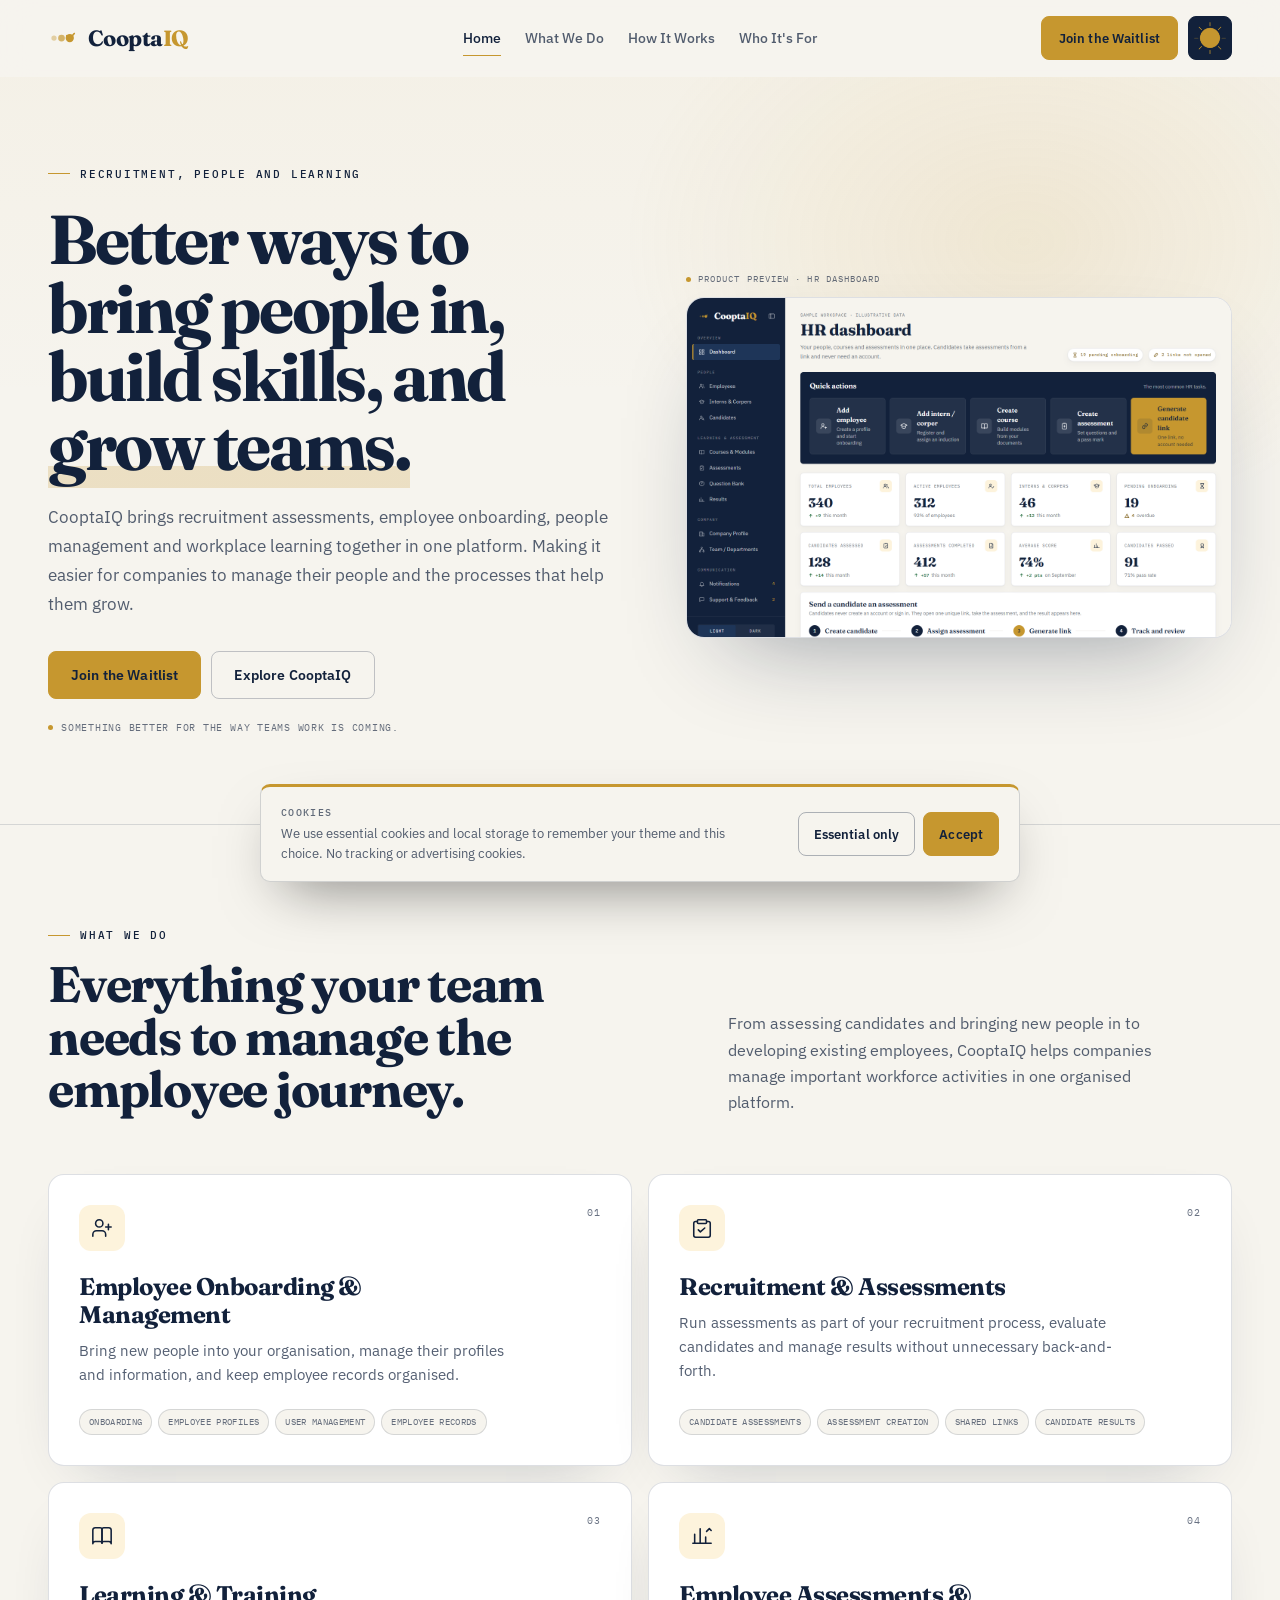
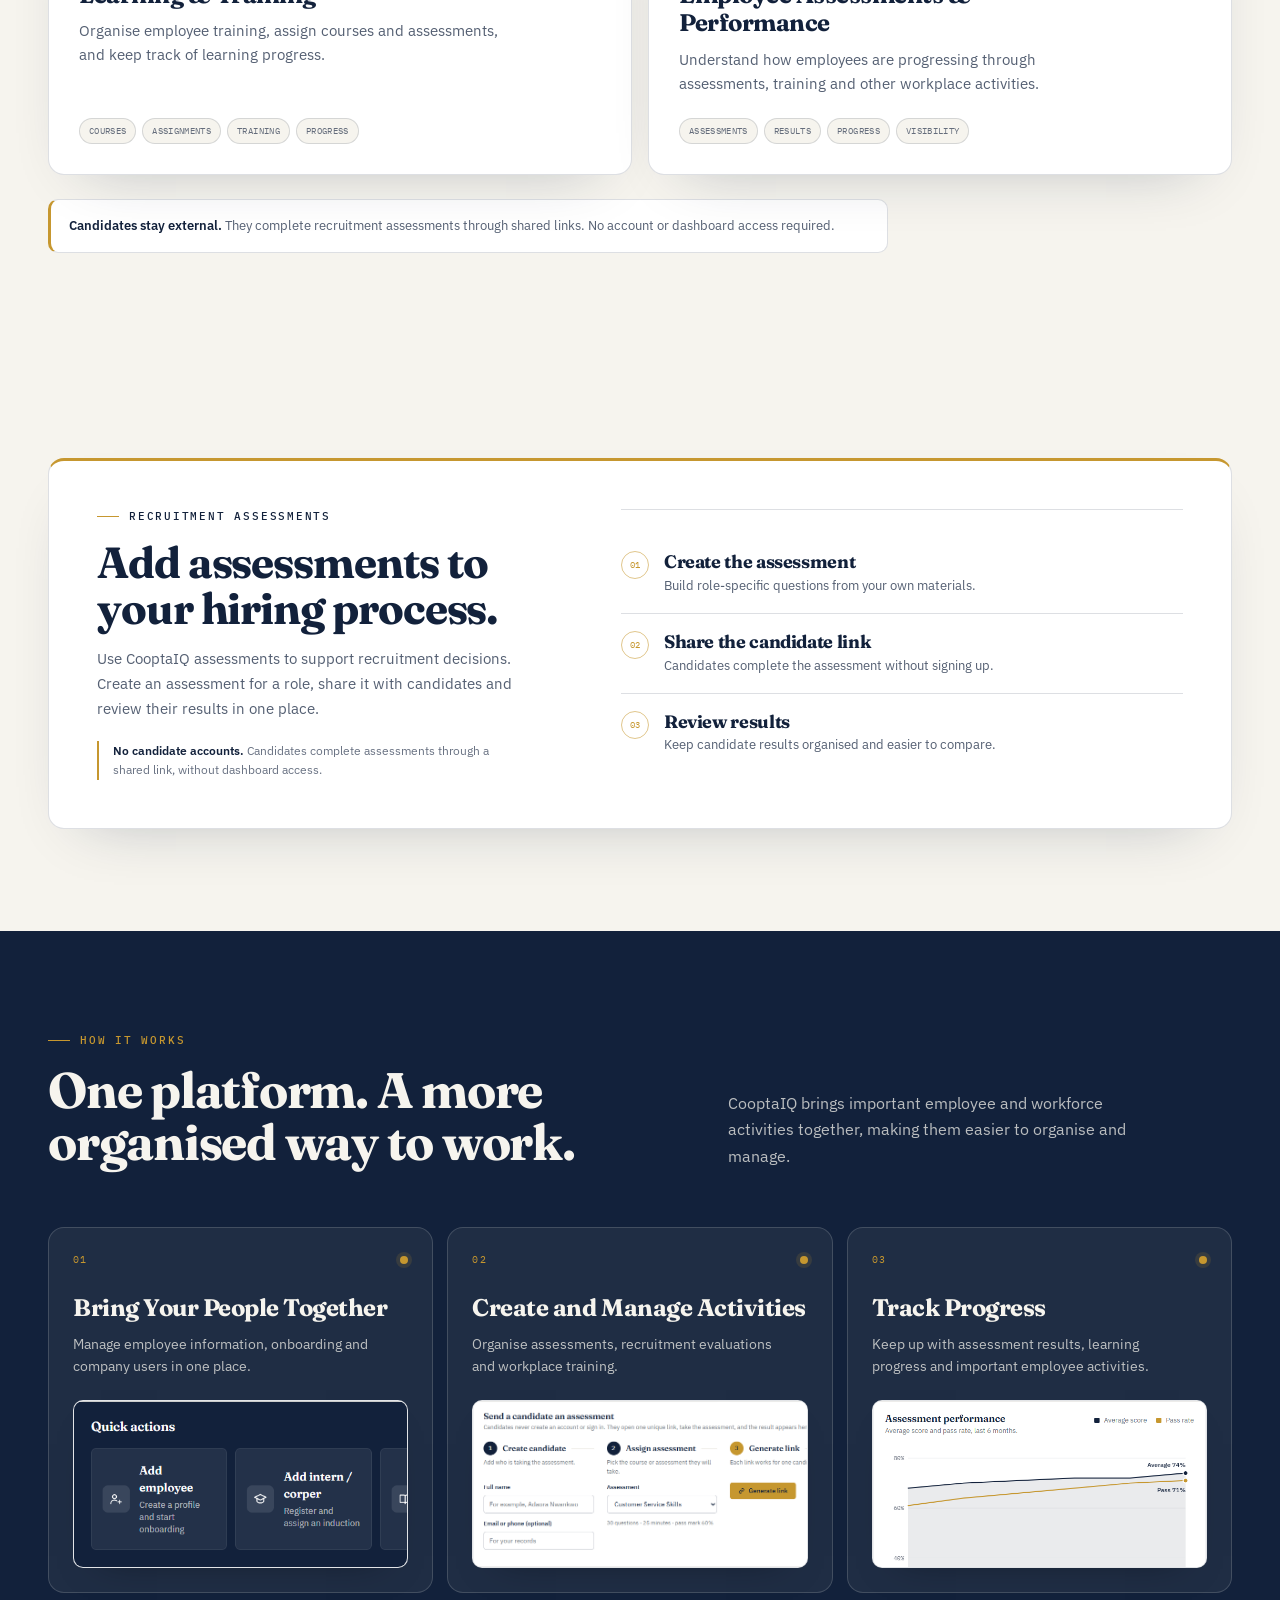
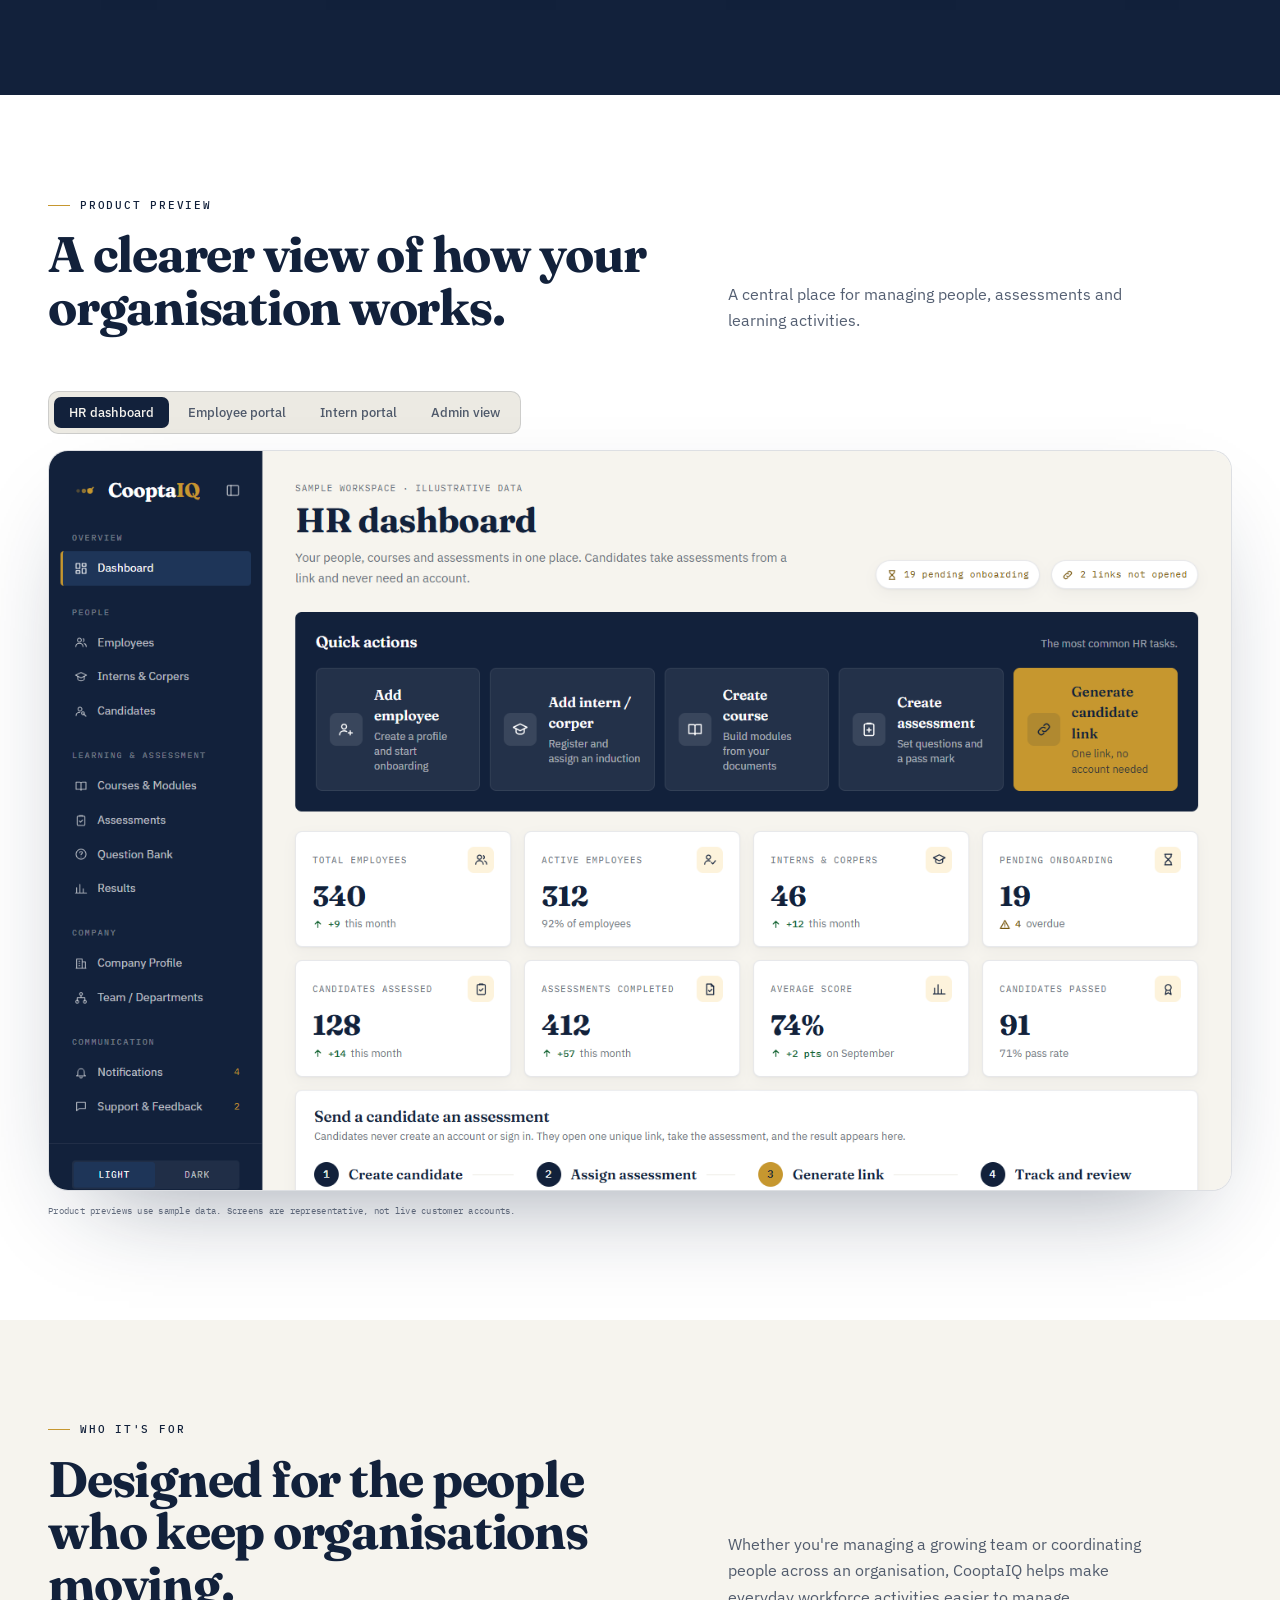
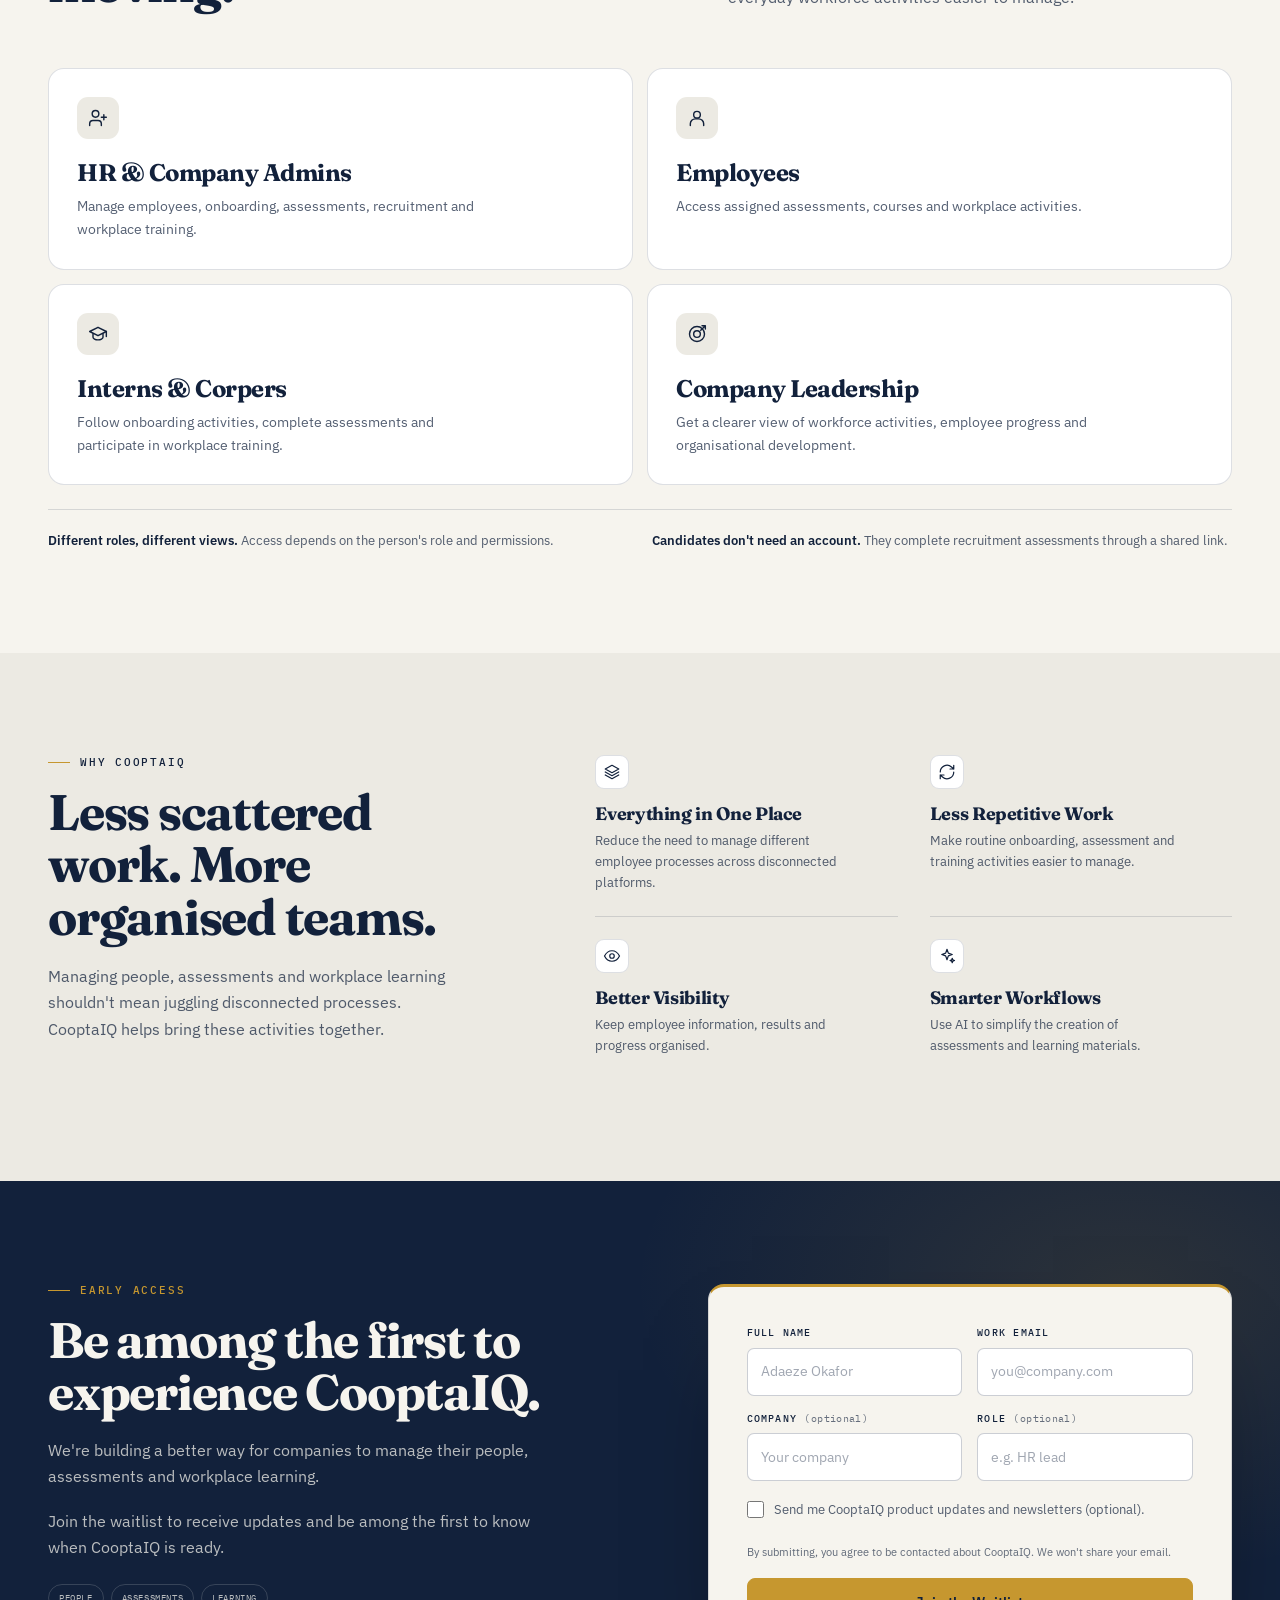
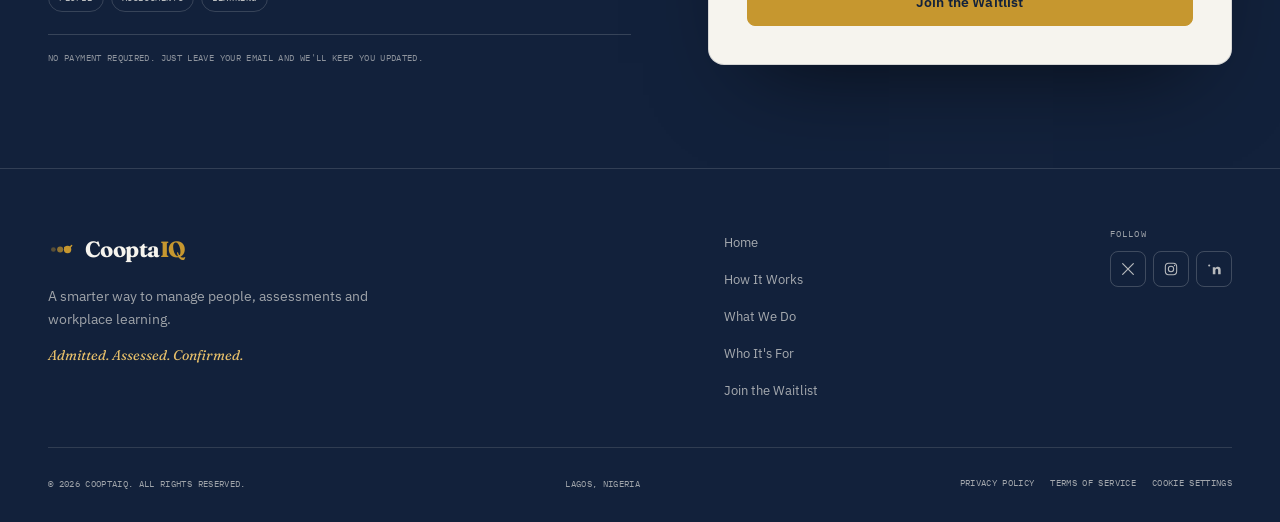
<file: index.html>
<!DOCTYPE html>
<html lang="en" data-theme="light">
<head>
  <meta charset="UTF-8">
  <meta name="viewport" content="width=device-width, initial-scale=1.0">
  <title>CooptaIQ — Admitted. Assessed. Confirmed.</title>
  <meta name="description" content="CooptaIQ brings recruitment assessments, employee onboarding, people management and workplace learning together in one platform.">
  <meta name="theme-color" content="#F6F4EE">
  <link rel="canonical" href="https://www.cooptaiq.com/">
  <meta name="robots" content="index, follow, max-image-preview:large, max-snippet:-1, max-video-preview:-1">
  <meta name="author" content="CooptaIQ">
  <meta name="application-name" content="CooptaIQ">
  <meta property="og:title" content="CooptaIQ — Admitted. Assessed. Confirmed.">
  <meta property="og:description" content="Recruitment assessments, employee onboarding, people management and workplace learning — together in one platform.">
  <meta property="og:type" content="website">
  <meta property="og:url" content="https://www.cooptaiq.com/">
  <meta property="og:site_name" content="CooptaIQ">
  <meta property="og:locale" content="en_NG">
  <meta property="og:image" content="https://www.cooptaiq.com/assets/og-image.png">
  <meta property="og:image:width" content="1200">
  <meta property="og:image:height" content="630">
  <meta property="og:image:alt" content="CooptaIQ — Better ways to bring people in, build skills, and grow teams.">
  <meta name="twitter:card" content="summary_large_image">
  <meta name="twitter:title" content="CooptaIQ — Admitted. Assessed. Confirmed.">
  <meta name="twitter:description" content="Recruitment assessments, employee onboarding, people management and workplace learning — together in one platform.">
  <meta name="twitter:image" content="https://www.cooptaiq.com/assets/og-image.png">
  <meta name="twitter:image:alt" content="CooptaIQ — Better ways to bring people in, build skills, and grow teams.">
  <meta name="form-endpoint" content="https://formspree.io/f/maeoejay">
  <meta name="newsletter-endpoint" content="https://cooptaiq-newsletter.cooptaiq.workers.dev">
  <script>
    (function () {
      var saved = null;

      try {
        saved = localStorage.getItem('cooptaiq-theme');
      } catch (error) {}

      if (saved !== 'light' && saved !== 'dark') {
        var match = document.cookie.match(/(?:^|; )cooptaiq_theme=(light|dark)/);
        saved = match ? match[1] : null;
      }

      if (saved === 'light' || saved === 'dark') {
        document.documentElement.setAttribute('data-theme', saved);
        if (saved === 'dark') {
          document.querySelector('meta[name="theme-color"]').setAttribute('content', '#12213B');
        }
      }
    })();
  </script>
  <link rel="manifest" href="/site.webmanifest">
  <script type="application/ld+json">
  {
    "@context": "https://schema.org",
    "@graph": [
      {
        "@type": "Organization",
        "@id": "https://www.cooptaiq.com/#organization",
        "name": "CooptaIQ",
        "url": "https://www.cooptaiq.com/",
        "logo": {
          "@type": "ImageObject",
          "url": "https://www.cooptaiq.com/assets/logo-512.png",
          "width": 512,
          "height": 512
        },
        "description": "CooptaIQ brings recruitment assessments, employee onboarding, people management and workplace learning together in one platform.",
        "slogan": "Admitted. Assessed. Confirmed.",
        "areaServed": "Nigeria"
      },
      {
        "@type": "WebSite",
        "@id": "https://www.cooptaiq.com/#website",
        "url": "https://www.cooptaiq.com/",
        "name": "CooptaIQ",
        "description": "A better way to manage recruitment assessments, people and workplace learning.",
        "publisher": { "@id": "https://www.cooptaiq.com/#organization" },
        "inLanguage": "en"
      },
      {
        "@type": "WebPage",
        "@id": "https://www.cooptaiq.com/#webpage",
        "url": "https://www.cooptaiq.com/",
        "name": "CooptaIQ — Admitted. Assessed. Confirmed.",
        "description": "CooptaIQ brings recruitment assessments, employee onboarding, people management and workplace learning together in one platform.",
        "isPartOf": { "@id": "https://www.cooptaiq.com/#website" },
        "about": { "@id": "https://www.cooptaiq.com/#software" },
        "primaryImageOfPage": {
          "@type": "ImageObject",
          "url": "https://www.cooptaiq.com/assets/og-image.png",
          "width": 1200,
          "height": 630
        },
        "dateModified": "2026-11-22",
        "inLanguage": "en"
      },
      {
        "@type": "SoftwareApplication",
        "@id": "https://www.cooptaiq.com/#software",
        "name": "CooptaIQ",
        "url": "https://www.cooptaiq.com/",
        "applicationCategory": "BusinessApplication",
        "operatingSystem": "Web",
        "description": "A workforce platform for recruitment assessments, employee onboarding, people management, employee assessments and workplace learning.",
        "publisher": { "@id": "https://www.cooptaiq.com/#organization" },
        "audience": {
          "@type": "BusinessAudience",
          "audienceType": "Companies and HR teams"
        },
        "featureList": [
          "Recruitment assessments",
          "Employee onboarding and management",
          "Learning and training",
          "Employee assessments and performance",
          "AI-assisted assessment and learning content creation"
        ],
        "screenshot": "https://www.cooptaiq.com/assets/product-hr.png",
        "inLanguage": "en"
      }
    ]
  }
  </script>
  <link rel="icon" href="assets/favicon.svg" type="image/svg+xml">
  <link rel="apple-touch-icon" href="/assets/logo-512.png">
  <link rel="preconnect" href="https://fonts.googleapis.com">
  <link rel="preconnect" href="https://fonts.gstatic.com" crossorigin>
  <link href="https://fonts.googleapis.com/css2?family=Fraunces:ital,opsz,wght@0,9..144,400;0,9..144,600;0,9..144,700;1,9..144,400;1,9..144,600&family=IBM+Plex+Mono:wght@400;500&family=IBM+Plex+Sans:wght@400;500;600&display=swap" rel="stylesheet">
  <link rel="stylesheet" href="styles.css">
</head>
<body>
  <a class="skip-link" href="#main">Skip to content</a>

  <header class="site-header" data-header>
    <div class="container header-inner">
      <a class="brand" href="#home" aria-label="CooptaIQ home">
        <svg class="brand-mark" width="30" height="30" viewBox="0 0 40 40" fill="none" aria-hidden="true">
          <circle cx="8" cy="20" r="3.5" fill="#C6972F" opacity="0.4"/>
          <circle cx="18" cy="20" r="4.5" fill="#C6972F" opacity="0.7"/>
          <circle cx="29" cy="20" r="5.5" fill="#C6972F"/>
          <polyline points="25,17 29,21 35,14" stroke="#C6972F" stroke-width="2.2" stroke-linecap="round" stroke-linejoin="round"/>
        </svg>
        <span class="brand-word">Coopta<span>IQ</span></span>
      </a>

      <nav class="site-nav" id="site-nav" aria-label="Primary">
        <a href="#home" data-nav>Home</a>
        <a href="#what" data-nav>What We Do</a>
        <a href="#how" data-nav>How It Works</a>
        <a href="#who" data-nav>Who It's For</a>
        <a class="btn btn--primary nav-cta-mobile" href="#waitlist">Join the Waitlist</a>
      </nav>

      <div class="header-actions">
        <a class="btn btn--primary nav-cta" href="#waitlist">Join the Waitlist</a>

        <button class="theme-toggle" type="button" data-theme-toggle aria-label="Switch to dark mode" aria-pressed="true" title="Switch to dark mode">
          <img class="theme-icon theme-icon--sun" src="assets/sunlight.png" width="32" height="32" alt="" aria-hidden="true">
          <img class="theme-icon theme-icon--moon" src="assets/halfmoon.png" width="20" height="23" alt="" aria-hidden="true">
        </button>

        <button class="menu-toggle" type="button" aria-expanded="false" aria-controls="site-nav" aria-label="Open menu">
          <span class="menu-icon" aria-hidden="true"><span></span><span></span></span>
        </button>
      </div>
    </div>
  </header>

  <main id="main" tabindex="-1">
    <section class="hero" id="home">
      <div class="container hero-grid">
        <div class="hero-copy">
          <p class="eyebrow"><span class="eyebrow-rule" aria-hidden="true"></span>Recruitment, people and learning</p>
          <h1>Better ways to bring people in, build skills, and <span class="hero-accent">grow teams.</span></h1>
          <p class="hero-lede">CooptaIQ brings recruitment assessments, employee onboarding, people management and workplace learning together in one platform. Making it easier for companies to manage their people and the processes that help them grow.</p>
          <div class="hero-actions">
            <a class="btn btn--primary" href="#waitlist">Join the Waitlist</a>
            <a class="btn btn--secondary" href="#product">Explore CooptaIQ</a>
          </div>
          <p class="hero-note"><span class="hero-note-dot" aria-hidden="true"></span>Something better for the way teams work is coming.</p>
        </div>

        <div class="hero-visual">
          <div class="preview-label">Product preview &middot; HR dashboard</div>
          <img class="hero-shot" src="assets/product-hr.png" width="1440" height="900" alt="Illustrative CooptaIQ HR dashboard showing people, assessments, recruitment and learning." fetchpriority="high" decoding="async">
        </div>
      </div>
    </section>

    <section class="section section--what" id="what">
      <div class="container">
        <div class="section-head">
          <div>
            <p class="kicker">What we do</p>
            <h2>Everything your team needs to manage the employee journey.</h2>
          </div>
          <p>From assessing candidates and bringing new people in to developing existing employees, CooptaIQ helps companies manage important workforce activities in one organised platform.</p>
        </div>

        <div class="feature-grid">
          <article class="feature-card">
            <div class="feature-top">
              <span class="feature-icon" aria-hidden="true">
                <svg viewBox="0 0 24 24" fill="none"><path d="M16 21v-2a4 4 0 0 0-4-4H6a4 4 0 0 0-4 4v2"/><circle cx="9" cy="7" r="4"/><path d="M19 8v6M22 11h-6"/></svg>
              </span>
              <span class="feature-num">01</span>
            </div>
            <h3>Employee Onboarding &amp; Management</h3>
            <p>Bring new people into your organisation, manage their profiles and information, and keep employee records organised.</p>
            <ul class="chip-list">
              <li>Onboarding</li>
              <li>Employee profiles</li>
              <li>User management</li>
              <li>Employee records</li>
            </ul>
          </article>

          <article class="feature-card">
            <div class="feature-top">
              <span class="feature-icon" aria-hidden="true">
                <svg viewBox="0 0 24 24" fill="none"><rect x="7" y="3" width="10" height="4" rx="1"/><path d="M17 5h2a2 2 0 0 1 2 2v13a2 2 0 0 1-2 2H5a2 2 0 0 1-2-2V7a2 2 0 0 1 2-2h2"/><path d="m8 14 2.2 2.2L15 12"/></svg>
              </span>
              <span class="feature-num">02</span>
            </div>
            <h3>Recruitment &amp; Assessments</h3>
            <p>Run assessments as part of your recruitment process, evaluate candidates and manage results without unnecessary back-and-forth.</p>
            <ul class="chip-list">
              <li>Candidate assessments</li>
              <li>Assessment creation</li>
              <li>Shared links</li>
              <li>Candidate results</li>
            </ul>
          </article>

          <article class="feature-card">
            <div class="feature-top">
              <span class="feature-icon" aria-hidden="true">
                <svg viewBox="0 0 24 24" fill="none"><path d="M2 5.5A2.5 2.5 0 0 1 4.5 3H10a2 2 0 0 1 2 2v15a2 2 0 0 0-2-2H4.5A2.5 2.5 0 0 0 2 20.5z"/><path d="M22 5.5A2.5 2.5 0 0 0 19.5 3H14a2 2 0 0 0-2 2v15a2 2 0 0 1 2-2h5.5a2.5 2.5 0 0 1 2.5 2.5z"/></svg>
              </span>
              <span class="feature-num">03</span>
            </div>
            <h3>Learning &amp; Training</h3>
            <p>Organise employee training, assign courses and assessments, and keep track of learning progress.</p>
            <ul class="chip-list">
              <li>Courses</li>
              <li>Assignments</li>
              <li>Training</li>
              <li>Progress</li>
            </ul>
          </article>

          <article class="feature-card">
            <div class="feature-top">
              <span class="feature-icon" aria-hidden="true">
                <svg viewBox="0 0 24 24" fill="none"><path d="M4 20V10M10 20V4M16 20v-7M22 20H2"/><path d="m17 7 3-3 2 2"/></svg>
              </span>
              <span class="feature-num">04</span>
            </div>
            <h3>Employee Assessments &amp; Performance</h3>
            <p>Understand how employees are progressing through assessments, training and other workplace activities.</p>
            <ul class="chip-list">
              <li>Assessments</li>
              <li>Results</li>
              <li>Progress</li>
              <li>Visibility</li>
            </ul>
          </article>
        </div>

        <p class="section-note"><strong>Candidates stay external.</strong> They complete recruitment assessments through shared links. No account or dashboard access required.</p>
      </div>
    </section>

    <section class="section section--recruit" id="recruitment">
      <div class="container">
        <div class="recruit-panel">
          <div class="recruit-copy">
            <p class="kicker">Recruitment assessments</p>
            <h2>Add assessments to your hiring process.</h2>
            <p>Use CooptaIQ assessments to support recruitment decisions. Create an assessment for a role, share it with candidates and review their results in one place.</p>
            <p class="recruit-note"><strong>No candidate accounts.</strong> Candidates complete assessments through a shared link, without dashboard access.</p>
          </div>
          <ol class="recruit-steps">
            <li>
              <span class="recruit-num">01</span>
              <div><h3>Create the assessment</h3><p>Build role-specific questions from your own materials.</p></div>
            </li>
            <li>
              <span class="recruit-num">02</span>
              <div><h3>Share the candidate link</h3><p>Candidates complete the assessment without signing up.</p></div>
            </li>
            <li>
              <span class="recruit-num">03</span>
              <div><h3>Review results</h3><p>Keep candidate results organised and easier to compare.</p></div>
            </li>
          </ol>
        </div>
      </div>
    </section>

    <section class="section section--band how" id="how">
      <div class="container">
        <div class="section-head section-head--dark">
          <div>
            <p class="kicker">How it works</p>
            <h2>One platform. A more organised way to work.</h2>
          </div>
          <p>CooptaIQ brings important employee and workforce activities together, making them easier to organise and manage.</p>
        </div>

        <ol class="step-grid">
          <li class="step-card">
            <div class="step-top"><span class="step-number">01</span><span class="step-dot" aria-hidden="true"></span></div>
            <h3>Bring Your People Together</h3>
            <p>Manage employee information, onboarding and company users in one place.</p>
            <img class="step-shot" src="assets/step-people.png" width="1100" height="244" alt="" loading="lazy" decoding="async" aria-hidden="true">
          </li>

          <li class="step-card">
            <div class="step-top"><span class="step-number">02</span><span class="step-dot" aria-hidden="true"></span></div>
            <h3>Create and Manage Activities</h3>
            <p>Organise assessments, recruitment evaluations and workplace training.</p>
            <img class="step-shot" src="assets/step-activities.png" width="1100" height="365" alt="" loading="lazy" decoding="async" aria-hidden="true">
          </li>

          <li class="step-card">
            <div class="step-top"><span class="step-number">03</span><span class="step-dot" aria-hidden="true"></span></div>
            <h3>Track Progress</h3>
            <p>Keep up with assessment results, learning progress and important employee activities.</p>
            <img class="step-shot" src="assets/step-progress.png" width="635" height="540" alt="" loading="lazy" decoding="async" aria-hidden="true">
          </li>
        </ol>
      </div>
    </section>

    <section class="section section--white product" id="product">
      <div class="container">
        <div class="section-head">
          <div>
            <p class="kicker">Product preview</p>
            <h2>A clearer view of how your organisation works.</h2>
          </div>
          <p>A central place for managing people, assessments and learning activities.</p>
        </div>

        <div class="product-tabs" role="group" aria-label="Product preview">
          <button class="product-tab is-active" type="button" aria-pressed="true" data-preview-tab="hr">HR dashboard</button>
          <button class="product-tab" type="button" aria-pressed="false" data-preview-tab="employee">Employee portal</button>
          <button class="product-tab" type="button" aria-pressed="false" data-preview-tab="intern">Intern portal</button>
          <button class="product-tab" type="button" aria-pressed="false" data-preview-tab="admin">Admin view</button>
        </div>

        <figure class="product-frame">
          <img class="product-shot" data-product-image src="assets/product-hr.png" width="1440" height="900" alt="Illustrative CooptaIQ HR dashboard showing people, assessments, recruitment and learning." loading="lazy" decoding="async">
        </figure>
        <p class="preview-caption">Product previews use sample data. Screens are representative, not live customer accounts.</p>
      </div>
    </section>

    <section class="section section--who" id="who">
      <div class="container">
        <div class="section-head">
          <div>
            <p class="kicker">Who it's for</p>
            <h2>Designed for the people who keep organisations moving.</h2>
          </div>
          <p>Whether you're managing a growing team or coordinating people across an organisation, CooptaIQ helps make everyday workforce activities easier to manage.</p>
        </div>

        <div class="who-grid">
          <article class="who-card">
            <span class="who-icon" aria-hidden="true"><svg viewBox="0 0 24 24" fill="none"><path d="M16 21v-2a4 4 0 0 0-4-4H6a4 4 0 0 0-4 4v2"/><circle cx="9" cy="7" r="4"/><path d="M19 8v6M22 11h-6"/></svg></span>
            <h3>HR &amp; Company Admins</h3>
            <p>Manage employees, onboarding, assessments, recruitment and workplace training.</p>
          </article>
          <article class="who-card">
            <span class="who-icon" aria-hidden="true"><svg viewBox="0 0 24 24" fill="none"><circle cx="12" cy="8" r="4"/><path d="M4 21v-2a6 6 0 0 1 6-6h4a6 6 0 0 1 6 6v2"/></svg></span>
            <h3>Employees</h3>
            <p>Access assigned assessments, courses and workplace activities.</p>
          </article>
          <article class="who-card">
            <span class="who-icon" aria-hidden="true"><svg viewBox="0 0 24 24" fill="none"><path d="m2 9 10-5 10 5-10 5z"/><path d="M6 11.5V16c0 1.5 2.7 3 6 3s6-1.5 6-3v-4.5"/><path d="M22 9v6"/></svg></span>
            <h3>Interns &amp; Corpers</h3>
            <p>Follow onboarding activities, complete assessments and participate in workplace training.</p>
          </article>
          <article class="who-card">
            <span class="who-icon" aria-hidden="true"><svg viewBox="0 0 24 24" fill="none"><circle cx="12" cy="12" r="9"/><circle cx="12" cy="12" r="4"/><path d="m16.5 7.5 4-4M18 2h4v4"/></svg></span>
            <h3>Company Leadership</h3>
            <p>Get a clearer view of workforce activities, employee progress and organisational development.</p>
          </article>
        </div>

        <div class="who-note">
          <p><strong>Different roles, different views.</strong> Access depends on the person's role and permissions.</p>
          <p><strong>Candidates don't need an account.</strong> They complete recruitment assessments through a shared link.</p>
        </div>
      </div>
    </section>

    <section class="section section--soft why" id="why">
      <div class="container why-grid">
        <div class="why-copy">
          <p class="kicker">Why CooptaIQ</p>
          <h2>Less scattered work. More organised teams.</h2>
          <p>Managing people, assessments and workplace learning shouldn't mean juggling disconnected processes. CooptaIQ helps bring these activities together.</p>
        </div>

        <div class="benefit-grid">
          <article class="benefit">
            <span class="benefit-icon" aria-hidden="true"><svg viewBox="0 0 24 24" fill="none"><path d="m12 3 9 5-9 5-9-5z"/><path d="m3 12 9 5 9-5M3 16l9 5 9-5"/></svg></span>
            <h3>Everything in One Place</h3>
            <p>Reduce the need to manage different employee processes across disconnected platforms.</p>
          </article>
          <article class="benefit">
            <span class="benefit-icon" aria-hidden="true"><svg viewBox="0 0 24 24" fill="none"><path d="M3 12a9 9 0 0 1 15-6.7L21 8M21 3v5h-5"/><path d="M21 12a9 9 0 0 1-15 6.7L3 16M3 21v-5h5"/></svg></span>
            <h3>Less Repetitive Work</h3>
            <p>Make routine onboarding, assessment and training activities easier to manage.</p>
          </article>
          <article class="benefit">
            <span class="benefit-icon" aria-hidden="true"><svg viewBox="0 0 24 24" fill="none"><path d="M2 12s3.5-7 10-7 10 7 10 7-3.5 7-10 7S2 12 2 12z"/><circle cx="12" cy="12" r="3"/></svg></span>
            <h3>Better Visibility</h3>
            <p>Keep employee information, results and progress organised.</p>
          </article>
          <article class="benefit">
            <span class="benefit-icon" aria-hidden="true"><svg viewBox="0 0 24 24" fill="none"><path d="m12 3 1.8 5.2L19 10l-5.2 1.8L12 17l-1.8-5.2L5 10l5.2-1.8z"/><path d="m19 15 .8 2.2L22 18l-2.2.8L19 21l-.8-2.2L16 18l2.2-.8z"/></svg></span>
            <h3>Smarter Workflows</h3>
            <p>Use AI to simplify the creation of assessments and learning materials.</p>
          </article>
        </div>
      </div>
    </section>

    <section class="section section--waitlist" id="waitlist">
      <div class="container waitlist-grid">
        <div class="waitlist-copy">
          <p class="kicker">Early access</p>
          <h2>Be among the first to experience CooptaIQ.</h2>
          <p>We're building a better way for companies to manage their people, assessments and workplace learning.</p>
          <p>Join the waitlist to receive updates and be among the first to know when CooptaIQ is ready.</p>
          <div class="waitlist-tags" aria-label="CooptaIQ areas">
            <span>People</span>
            <span>Assessments</span>
            <span>Learning</span>
          </div>
          <p class="waitlist-note">No payment required. Just leave your email and we'll keep you updated.</p>
        </div>

        <div class="waitlist-card">
          <form class="waitlist-form" data-signup action="https://formspree.io/f/maeoejay" method="POST" novalidate>
            <input type="hidden" name="_subject" value="CooptaIQ waitlist request">
            <input type="hidden" name="source" value="waitlist">
            <input type="hidden" name="consent" value="contact-about-cooptaiq">
            <input class="form-honeypot" type="text" name="_gotcha" tabindex="-1" autocomplete="off" aria-hidden="true">

            <div data-field>
              <div class="form-grid">
                <div class="field">
                  <label class="field-label" for="waitlist-name">Full name</label>
                  <input id="waitlist-name" name="full_name" type="text" autocomplete="name" placeholder="Adaeze Okafor" required aria-describedby="waitlist-error">
                </div>
                <div class="field">
                  <label class="field-label" for="waitlist-email">Work email</label>
                  <input id="waitlist-email" name="email" type="email" inputmode="email" autocomplete="email" placeholder="you@company.com" required aria-describedby="waitlist-error">
                </div>
                <div class="field">
                  <label class="field-label" for="waitlist-company">Company <span>(optional)</span></label>
                  <input id="waitlist-company" name="company" type="text" autocomplete="organization" placeholder="Your company">
                </div>
                <div class="field">
                  <label class="field-label" for="waitlist-role">Role <span>(optional)</span></label>
                  <input id="waitlist-role" name="role" type="text" autocomplete="organization-title" placeholder="e.g. HR lead">
                </div>
              </div>

              <label class="newsletter-opt">
                <input type="checkbox" name="newsletter" value="yes">
                <span>Send me CooptaIQ product updates and newsletters (optional).</span>
              </label>

              <p class="form-consent">By submitting, you agree to be contacted about CooptaIQ. We won't share your email.</p>
              <p class="form-error" id="waitlist-error" role="alert" hidden></p>

              <button class="btn btn--primary btn--full" type="submit">Join the Waitlist</button>
            </div>

            <div class="form-success" role="status" hidden>
              <span class="success-mark" aria-hidden="true">
                <svg width="22" height="22" viewBox="0 0 24 24" fill="none"><polyline points="4,12 10,18 20,6" stroke="currentColor" stroke-width="2.4" stroke-linecap="round" stroke-linejoin="round"/></svg>
              </span>
              <div>
                <p class="success-title">You're on the list.</p>
                <p class="success-text">We'll keep you updated as CooptaIQ gets ready.</p>
              </div>
            </div>
          </form>
        </div>
      </div>
    </section>
  </main>

  <footer class="site-footer">
    <div class="container footer-top">
      <div class="footer-brand">
        <a class="brand" href="#home" aria-label="CooptaIQ home">
          <svg class="brand-mark" width="27" height="27" viewBox="0 0 40 40" fill="none" aria-hidden="true">
            <circle cx="8" cy="20" r="3.5" fill="#C6972F" opacity="0.4"/>
            <circle cx="18" cy="20" r="4.5" fill="#C6972F" opacity="0.7"/>
            <circle cx="29" cy="20" r="5.5" fill="#C6972F"/>
            <polyline points="25,17 29,21 35,14" stroke="#C6972F" stroke-width="2.2" stroke-linecap="round" stroke-linejoin="round"/>
          </svg>
          <span class="brand-word">Coopta<span>IQ</span></span>
        </a>
        <p class="footer-description">A smarter way to manage people, assessments and workplace learning.</p>
        <p class="footer-slogan">Admitted. Assessed. Confirmed.</p>
      </div>

      <nav class="footer-nav" aria-label="Footer">
        <a href="#home">Home</a>
        <a href="#how">How It Works</a>
        <a href="#what">What We Do</a>
        <a href="#who">Who It's For</a>
        <a href="#waitlist">Join the Waitlist</a>
      </nav>

      <div class="footer-social">
        <span class="footer-heading">Follow</span>
        <div class="social-list">
          <span class="social-link" role="img" title="X profile coming soon" aria-label="X profile coming soon"><svg viewBox="0 0 24 24" fill="none"><path d="M4 4l16 16M20 4L4 20" stroke="currentColor" stroke-width="1.8" stroke-linecap="round"/></svg></span>
          <span class="social-link" role="img" title="Instagram profile coming soon" aria-label="Instagram profile coming soon"><svg viewBox="0 0 24 24" fill="none"><rect x="3.5" y="3.5" width="17" height="17" rx="5" stroke="currentColor" stroke-width="1.6"/><circle cx="12" cy="12" r="4" stroke="currentColor" stroke-width="1.6"/><circle cx="17.4" cy="6.7" r="1" fill="currentColor"/></svg></span>
          <span class="social-link" role="img" title="LinkedIn profile coming soon" aria-label="LinkedIn profile coming soon"><svg viewBox="0 0 24 24" fill="none"><path d="M4.8 9.2V20M4.8 5.1a1.6 1.6 0 1 1 0 3.2 1.6 1.6 0 0 1 0-3.2zM10.2 20V9.2h3.6v1.7h.1c.6-1.1 2-2.1 4-2.1 3.2 0 4.1 1.9 4.1 5.2V20h-3.8v-5.3c0-1.3 0-3-1.9-3s-2.2 1.6-2.2 3V20z" fill="currentColor"/></svg></span>
        </div>
      </div>
    </div>

    <div class="container footer-bottom">
      <p>&copy; 2026 CooptaIQ. All rights reserved.</p>
      <p>Lagos, Nigeria</p>
      <div class="footer-legal">
        <a href="privacy.html">Privacy Policy</a>
        <a href="terms.html">Terms of Service</a>
        <button type="button" data-cookie-settings>Cookie settings</button>
      </div>
    </div>
  </footer>

  <aside class="cookie-banner" data-cookie-banner role="region" aria-labelledby="cookie-title" aria-describedby="cookie-text" hidden>
    <div class="cookie-copy">
      <p class="cookie-title" id="cookie-title">Cookies</p>
      <p class="cookie-text" id="cookie-text">We use essential cookies and local storage to remember your theme and this choice. No tracking or advertising cookies.</p>
    </div>
    <div class="cookie-actions">
      <button class="btn btn--cookie-essential" type="button" data-cookie-choice="essential">Essential only</button>
      <button class="btn btn--primary" type="button" data-cookie-choice="all">Accept</button>
    </div>
  </aside>

  <p class="sr-only" role="status" data-cookie-status></p>

  <script src="script.js"></script>
</body>
</html>
</file>
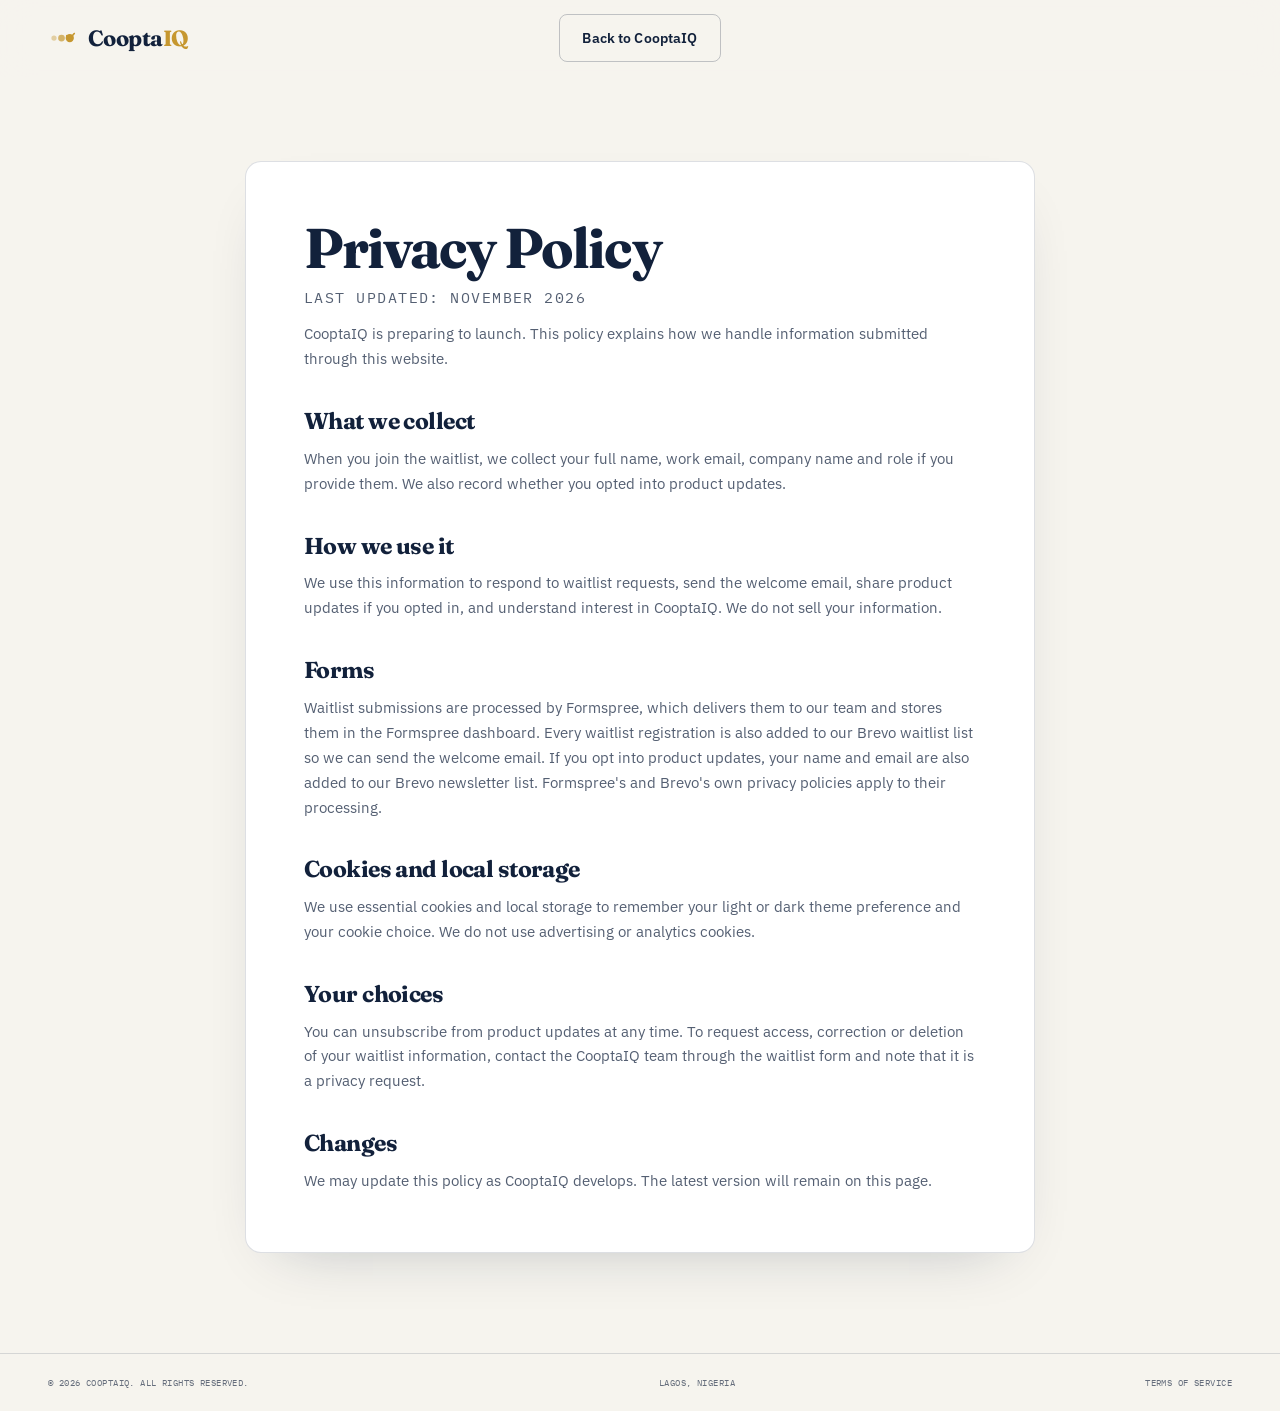
<file: privacy.html>
<!DOCTYPE html>
<html lang="en" data-theme="light">
<head>
  <meta charset="UTF-8">
  <meta name="viewport" content="width=device-width, initial-scale=1.0">
  <title>Privacy Policy — CooptaIQ</title>
  <meta name="description" content="How CooptaIQ handles information submitted through the CooptaIQ waitlist.">
  <meta name="theme-color" content="#F6F4EE">
  <link rel="canonical" href="https://www.cooptaiq.com/privacy">
  <meta name="robots" content="index, follow, max-image-preview:large">
  <script type="application/ld+json">
  {
    "@context": "https://schema.org",
    "@type": "WebPage",
    "name": "Privacy Policy — CooptaIQ",
    "url": "https://www.cooptaiq.com/privacy",
    "isPartOf": { "@id": "https://www.cooptaiq.com/#website" },
    "inLanguage": "en"
  }
  </script>
  <script>
    (function () {
      var saved = null;
      try { saved = localStorage.getItem('cooptaiq-theme'); } catch (error) {}
      if (saved !== 'light' && saved !== 'dark') {
        var match = document.cookie.match(/(?:^|; )cooptaiq_theme=(light|dark)/);
        saved = match ? match[1] : null;
      }
      if (saved === 'light' || saved === 'dark') {
        document.documentElement.setAttribute('data-theme', saved);
        if (saved === 'dark') {
          document.querySelector('meta[name="theme-color"]').setAttribute('content', '#12213B');
        }
      }
    })();
  </script>
  <link rel="icon" href="assets/favicon.svg" type="image/svg+xml">
  <link rel="preconnect" href="https://fonts.googleapis.com">
  <link rel="preconnect" href="https://fonts.gstatic.com" crossorigin>
  <link href="https://fonts.googleapis.com/css2?family=Fraunces:ital,opsz,wght@0,9..144,400;0,9..144,600;0,9..144,700;1,9..144,400;1,9..144,600&family=IBM+Plex+Mono:wght@400;500&family=IBM+Plex+Sans:wght@400;500;600&display=swap" rel="stylesheet">
  <link rel="stylesheet" href="styles.css">
</head>
<body>
  <a class="skip-link" href="#main">Skip to content</a>

  <header class="site-header">
    <div class="container header-inner">
      <a class="brand" href="index.html" aria-label="CooptaIQ home">
        <svg class="brand-mark" width="30" height="30" viewBox="0 0 40 40" fill="none" aria-hidden="true">
          <circle cx="8" cy="20" r="3.5" fill="#C6972F" opacity="0.4"/>
          <circle cx="18" cy="20" r="4.5" fill="#C6972F" opacity="0.7"/>
          <circle cx="29" cy="20" r="5.5" fill="#C6972F"/>
          <polyline points="25,17 29,21 35,14" stroke="#C6972F" stroke-width="2.2" stroke-linecap="round" stroke-linejoin="round"/>
        </svg>
        <span class="brand-word">Coopta<span>IQ</span></span>
      </a>
      <a class="btn btn--secondary" href="index.html">Back to CooptaIQ</a>
    </div>
  </header>

  <main class="legal-main" id="main">
    <div class="container">
      <article class="legal-card">
        <h1>Privacy Policy</h1>
        <p class="legal-meta">Last updated: November 2026</p>

        <p>CooptaIQ is preparing to launch. This policy explains how we handle information submitted through this website.</p>

        <h2>What we collect</h2>
        <p>When you join the waitlist, we collect your full name, work email, company name and role if you provide them. We also record whether you opted into product updates.</p>

        <h2>How we use it</h2>
        <p>We use this information to respond to waitlist requests, send the welcome email, share product updates if you opted in, and understand interest in CooptaIQ. We do not sell your information.</p>

        <h2>Forms</h2>
        <p>Waitlist submissions are processed by Formspree, which delivers them to our team and stores them in the Formspree dashboard. Every waitlist registration is also added to our Brevo waitlist list so we can send the welcome email. If you opt into product updates, your name and email are also added to our Brevo newsletter list. Formspree's and Brevo's own privacy policies apply to their processing.</p>

        <h2>Cookies and local storage</h2>
        <p>We use essential cookies and local storage to remember your light or dark theme preference and your cookie choice. We do not use advertising or analytics cookies.</p>

        <h2>Your choices</h2>
        <p>You can unsubscribe from product updates at any time. To request access, correction or deletion of your waitlist information, contact the CooptaIQ team through the waitlist form and note that it is a privacy request.</p>

        <h2>Changes</h2>
        <p>We may update this policy as CooptaIQ develops. The latest version will remain on this page.</p>
      </article>
    </div>
  </main>

  <footer class="legal-footer">
    <div class="container">
      <p>&copy; 2026 CooptaIQ. All rights reserved.</p>
      <p>Lagos, Nigeria</p>
      <a href="terms.html">Terms of Service</a>
    </div>
  </footer>
</body>
</html>
</file>
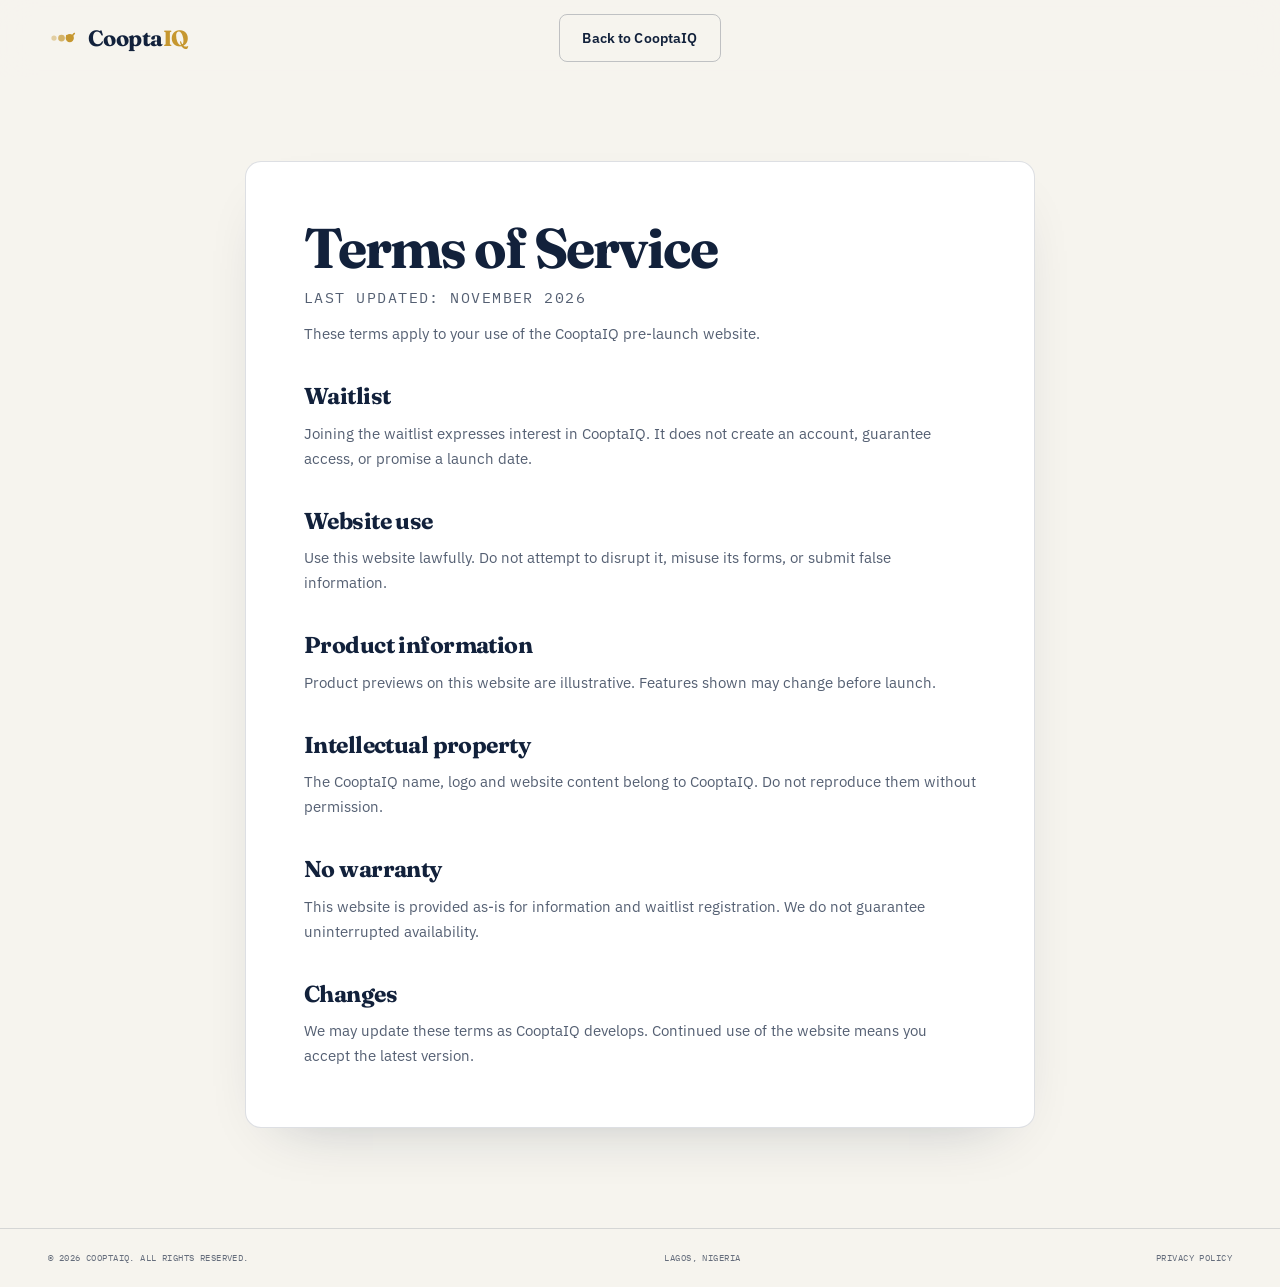
<file: terms.html>
<!DOCTYPE html>
<html lang="en" data-theme="light">
<head>
  <meta charset="UTF-8">
  <meta name="viewport" content="width=device-width, initial-scale=1.0">
  <title>Terms of Service — CooptaIQ</title>
  <meta name="description" content="Terms for using the pre-launch CooptaIQ website and waitlist.">
  <meta name="theme-color" content="#F6F4EE">
  <link rel="canonical" href="https://www.cooptaiq.com/terms">
  <meta name="robots" content="index, follow, max-image-preview:large">
  <script type="application/ld+json">
  {
    "@context": "https://schema.org",
    "@type": "WebPage",
    "name": "Terms of Service — CooptaIQ",
    "url": "https://www.cooptaiq.com/terms",
    "isPartOf": { "@id": "https://www.cooptaiq.com/#website" },
    "inLanguage": "en"
  }
  </script>
  <script>
    (function () {
      var saved = null;
      try { saved = localStorage.getItem('cooptaiq-theme'); } catch (error) {}
      if (saved !== 'light' && saved !== 'dark') {
        var match = document.cookie.match(/(?:^|; )cooptaiq_theme=(light|dark)/);
        saved = match ? match[1] : null;
      }
      if (saved === 'light' || saved === 'dark') {
        document.documentElement.setAttribute('data-theme', saved);
        if (saved === 'dark') {
          document.querySelector('meta[name="theme-color"]').setAttribute('content', '#12213B');
        }
      }
    })();
  </script>
  <link rel="icon" href="assets/favicon.svg" type="image/svg+xml">
  <link rel="preconnect" href="https://fonts.googleapis.com">
  <link rel="preconnect" href="https://fonts.gstatic.com" crossorigin>
  <link href="https://fonts.googleapis.com/css2?family=Fraunces:ital,opsz,wght@0,9..144,400;0,9..144,600;0,9..144,700;1,9..144,400;1,9..144,600&family=IBM+Plex+Mono:wght@400;500&family=IBM+Plex+Sans:wght@400;500;600&display=swap" rel="stylesheet">
  <link rel="stylesheet" href="styles.css">
</head>
<body>
  <a class="skip-link" href="#main">Skip to content</a>

  <header class="site-header">
    <div class="container header-inner">
      <a class="brand" href="index.html" aria-label="CooptaIQ home">
        <svg class="brand-mark" width="30" height="30" viewBox="0 0 40 40" fill="none" aria-hidden="true">
          <circle cx="8" cy="20" r="3.5" fill="#C6972F" opacity="0.4"/>
          <circle cx="18" cy="20" r="4.5" fill="#C6972F" opacity="0.7"/>
          <circle cx="29" cy="20" r="5.5" fill="#C6972F"/>
          <polyline points="25,17 29,21 35,14" stroke="#C6972F" stroke-width="2.2" stroke-linecap="round" stroke-linejoin="round"/>
        </svg>
        <span class="brand-word">Coopta<span>IQ</span></span>
      </a>
      <a class="btn btn--secondary" href="index.html">Back to CooptaIQ</a>
    </div>
  </header>

  <main class="legal-main" id="main">
    <div class="container">
      <article class="legal-card">
        <h1>Terms of Service</h1>
        <p class="legal-meta">Last updated: November 2026</p>

        <p>These terms apply to your use of the CooptaIQ pre-launch website.</p>

        <h2>Waitlist</h2>
        <p>Joining the waitlist expresses interest in CooptaIQ. It does not create an account, guarantee access, or promise a launch date.</p>

        <h2>Website use</h2>
        <p>Use this website lawfully. Do not attempt to disrupt it, misuse its forms, or submit false information.</p>

        <h2>Product information</h2>
        <p>Product previews on this website are illustrative. Features shown may change before launch.</p>

        <h2>Intellectual property</h2>
        <p>The CooptaIQ name, logo and website content belong to CooptaIQ. Do not reproduce them without permission.</p>

        <h2>No warranty</h2>
        <p>This website is provided as-is for information and waitlist registration. We do not guarantee uninterrupted availability.</p>

        <h2>Changes</h2>
        <p>We may update these terms as CooptaIQ develops. Continued use of the website means you accept the latest version.</p>
      </article>
    </div>
  </main>

  <footer class="legal-footer">
    <div class="container">
      <p>&copy; 2026 CooptaIQ. All rights reserved.</p>
      <p>Lagos, Nigeria</p>
      <a href="privacy.html">Privacy Policy</a>
    </div>
  </footer>
</body>
</html>
</file>
<file: styles.css>
/* =========================================================
   CooptaIQ — landing page
   Brand system: Ink Navy / Brass / Paper
   ========================================================= */

*, *::before, *::after { box-sizing: border-box; }
* { margin: 0; }

:root {
  --navy: #12213B;
  --navy-80: #1E3558;
  --navy-60: #2A4A7A;
  --brass: #C6972F;
  --brass-light: #E8C06A;
  --brass-tint: #FDF3DC;
  --paper: #F6F4EE;
  --paper-dark: #ECEAE3;
  --white: #FFFFFF;
  --slate: #6B7280;

  --page: #F6F4EE;
  --surface: #FFFFFF;
  --soft: #ECEAE3;
  --ink: #12213B;
  --muted: rgba(18, 33, 59, 0.72);
  --faint: rgba(18, 33, 59, 0.64);
  --line: rgba(18, 33, 59, 0.14);
  --line-strong: rgba(18, 33, 59, 0.24);
  --header-bg: rgba(246, 244, 238, 0.92);
  --hero-bg: #F6F4EE;
  --hero-ink: #12213B;
  --band-bg: #12213B;
  --band-ink: #F6F4EE;
  --band-muted: rgba(246, 244, 238, 0.74);
  --band-faint: rgba(246, 244, 238, 0.54);
  --band-line: rgba(246, 244, 238, 0.16);
  --band-card: rgba(246, 244, 238, 0.055);
  --cta-bg: #12213B;
  --cta-ink: #F6F4EE;
  --panel: #F6F4EE;
  --footer-bg: #12213B;
  --footer-ink: #F6F4EE;
  --focus: #12213B;
  --shadow: 0 24px 60px -36px rgba(18, 33, 59, 0.3);
  --shadow-lg: 0 42px 100px -46px rgba(18, 33, 59, 0.46);

  --serif: "Fraunces", "Iowan Old Style", Georgia, serif;
  --sans: "IBM Plex Sans", "Helvetica Neue", Arial, sans-serif;
  --mono: "IBM Plex Mono", "Courier New", monospace;
  --max: 1200px;
  --gutter: clamp(20px, 4vw, 48px);
  --radius: 16px;
  --radius-sm: 8px;
  --ease: cubic-bezier(0.22, 0.61, 0.36, 1);
}

[data-theme="dark"] {
  --page: #12213B;
  --surface: #1E3558;
  --soft: #1E3558;
  --ink: #F6F4EE;
  --muted: rgba(246, 244, 238, 0.74);
  --faint: rgba(246, 244, 238, 0.55);
  --line: rgba(246, 244, 238, 0.16);
  --line-strong: rgba(246, 244, 238, 0.28);
  --header-bg: rgba(18, 33, 59, 0.92);
  --hero-bg: #12213B;
  --hero-ink: #FFFFFF;
  --band-bg: #1E3558;
  --band-ink: #F6F4EE;
  --band-muted: rgba(246, 244, 238, 0.74);
  --band-faint: rgba(246, 244, 238, 0.55);
  --band-line: rgba(246, 244, 238, 0.16);
  --band-card: rgba(246, 244, 238, 0.06);
  --cta-bg: #1E3558;
  --cta-ink: #F6F4EE;
  --panel: #F6F4EE;
  --footer-bg: #12213B;
  --footer-ink: #F6F4EE;
  --focus: #E8C06A;
  --shadow: 0 24px 60px -32px rgba(0, 0, 0, 0.55);
  --shadow-lg: 0 42px 100px -42px rgba(0, 0, 0, 0.72);
}

html {
  scroll-behavior: smooth;
  -webkit-text-size-adjust: 100%;
  color-scheme: light;
}

[data-theme="dark"] { color-scheme: dark; }

body {
  min-height: 100vh;
  background: var(--page);
  color: var(--ink);
  font-family: var(--sans);
  font-size: 16px;
  line-height: 1.65;
  -webkit-font-smoothing: antialiased;
  text-rendering: optimizeLegibility;
}

img, svg { display: block; }
a { color: inherit; }
button, input { font: inherit; color: inherit; }
button { cursor: pointer; }
ul, ol { list-style: none; padding: 0; }
[hidden] { display: none !important; }

::selection { background: var(--brass); color: var(--navy); }

:focus-visible {
  outline: 2px solid var(--focus);
  outline-offset: 3px;
}

.section--band :focus-visible,
.site-footer :focus-visible {
  outline-color: var(--brass-light);
}

.product-frame :focus-visible,
.waitlist-card :focus-visible,
.cookie-banner :focus-visible {
  outline-color: var(--navy);
}

main:focus { outline: none; }

.container {
  width: min(calc(100% - (var(--gutter) * 2)), var(--max));
  margin-inline: auto;
}

.sr-only {
  position: absolute !important;
  width: 1px;
  height: 1px;
  padding: 0;
  margin: -1px;
  overflow: hidden;
  clip: rect(0, 0, 0, 0);
  white-space: nowrap;
  border: 0;
}

.skip-link {
  position: fixed;
  top: 14px;
  left: 14px;
  z-index: 200;
  display: inline-flex;
  align-items: center;
  min-height: 44px;
  padding: 10px 16px;
  background: var(--brass);
  color: var(--navy);
  font-family: var(--mono);
  font-size: 12px;
  text-decoration: none;
  transform: translateY(-180%);
  transition: transform 180ms var(--ease);
}
.skip-link:focus { transform: translateY(0); }

/* =========================================================
   Typography
   ========================================================= */

h1, h2, h3, h4 {
  font-family: var(--serif);
  color: inherit;
  font-weight: 700;
  letter-spacing: -0.025em;
  line-height: 1.06;
}

h1 {
  font-size: clamp(44px, 5.4vw, 72px);
  line-height: 0.99;
  letter-spacing: -0.035em;
}

h2 {
  font-size: clamp(34px, 3.9vw, 52px);
  line-height: 1.05;
}

h3 {
  font-size: clamp(20px, 2vw, 24px);
  line-height: 1.18;
  letter-spacing: -0.02em;
}

p { color: inherit; }

.eyebrow,
.kicker {
  display: flex;
  align-items: center;
  gap: 10px;
  color: var(--ink);
  font-family: var(--mono);
  font-size: 10.5px;
  font-weight: 500;
  line-height: 1.4;
  letter-spacing: 0.17em;
  text-transform: uppercase;
}

.eyebrow { margin-bottom: 24px; }

.eyebrow-rule,
.kicker::before {
  content: "";
  width: 22px;
  height: 1px;
  flex: 0 0 auto;
  background: var(--brass);
}

.kicker { margin-bottom: 16px; }

[data-theme="dark"] .kicker,
[data-theme="dark"] .eyebrow { color: var(--brass); }

.section--band .kicker,
.section--waitlist .kicker { color: var(--brass); }

.section-head {
  display: grid;
  grid-template-columns: minmax(0, 1.1fr) minmax(0, 0.9fr);
  gap: clamp(30px, 5vw, 72px);
  align-items: end;
  margin-bottom: clamp(40px, 5vw, 58px);
}

.section-head h2 { max-width: 660px; }

.section-head > p {
  max-width: 430px;
  color: var(--muted);
  font-size: 15.5px;
  line-height: 1.7;
}

.section-head--dark .kicker { color: var(--brass); }
.section-head--dark h2 { color: var(--band-ink); }
.section-head--dark > p { color: var(--band-muted); }

/* =========================================================
   Buttons
   ========================================================= */

.btn {
  display: inline-flex;
  align-items: center;
  justify-content: center;
  min-height: 48px;
  padding: 0 22px;
  border: 1px solid transparent;
  border-radius: 8px;
  font-family: var(--sans);
  font-size: 14px;
  font-weight: 600;
  line-height: 1;
  letter-spacing: 0.01em;
  text-decoration: none;
  white-space: nowrap;
  transition: background-color 180ms var(--ease),
              border-color 180ms var(--ease),
              color 180ms var(--ease),
              transform 120ms var(--ease);
}

.btn:active { transform: scale(0.985); }

.btn--primary {
  background: var(--brass);
  border-color: var(--brass);
  color: var(--navy);
}
.btn--primary:hover { background: var(--brass-light); border-color: var(--brass-light); }

.btn--secondary {
  background: transparent;
  border-color: var(--line-strong);
  color: var(--ink);
}
.btn--secondary:hover {
  background: var(--soft);
  border-color: var(--line-strong);
}

.btn--full { width: 100%; }

.btn:disabled {
  opacity: 0.65;
  cursor: wait;
  transform: none;
}

.text-link {
  display: inline-flex;
  align-items: center;
  min-height: 44px;
  color: var(--brass);
  font-size: 13.5px;
  font-weight: 600;
  text-decoration: none;
  border-bottom: 1px solid rgba(198, 151, 47, 0.55);
}
.text-link:hover { color: var(--ink); }

/* =========================================================
   Header
   ========================================================= */

.site-header {
  position: sticky;
  top: 0;
  z-index: 100;
  background: var(--header-bg);
  border-bottom: 1px solid transparent;
  backdrop-filter: blur(16px);
  -webkit-backdrop-filter: blur(16px);
  transition: background-color 200ms var(--ease), border-color 200ms var(--ease);
}

.site-header.is-scrolled { border-bottom-color: var(--line); }

.header-inner {
  display: grid;
  grid-template-columns: 1fr auto 1fr;
  align-items: center;
  gap: 24px;
  min-height: 76px;
}

.header-actions {
  display: flex;
  align-items: center;
  justify-self: end;
  gap: 10px;
  flex: 0 0 auto;
}

.brand {
  display: inline-flex;
  align-items: center;
  justify-self: start;
  gap: 10px;
  min-height: 44px;
  flex: 0 0 auto;
  color: var(--ink);
  text-decoration: none;
}

.brand-word {
  font-family: var(--serif);
  font-size: 22px;
  font-weight: 700;
  line-height: 1;
  letter-spacing: -0.025em;
}
.brand-word span { color: var(--brass); }

.site-nav {
  display: flex;
  align-items: center;
  justify-self: center;
  gap: 24px;
}

.nav-cta-mobile { display: none; }

.site-nav > a:not(.btn) {
  position: relative;
  padding: 8px 0;
  color: var(--muted);
  font-size: 13.5px;
  font-weight: 500;
  text-decoration: none;
  transition: color 160ms var(--ease);
}

.site-nav > a:not(.btn)::after {
  content: "";
  position: absolute;
  left: 0;
  right: 0;
  bottom: 1px;
  height: 1px;
  background: var(--brass);
  transform: scaleX(0);
  transform-origin: left;
  transition: transform 200ms var(--ease);
}

.site-nav > a:not(.btn):hover,
.site-nav > a:not(.btn).is-active { color: var(--ink); }
.site-nav > a:not(.btn):hover::after,
.site-nav > a:not(.btn).is-active::after { transform: scaleX(1); }

.nav-cta {
  min-height: 44px;
  padding: 0 17px;
  font-size: 13px;
}

.theme-toggle,
.menu-toggle {
  display: inline-flex;
  align-items: center;
  justify-content: center;
  width: 44px;
  height: 44px;
  flex: 0 0 auto;
  padding: 0;
  border-radius: 8px;
  transition: background-color 180ms var(--ease),
              border-color 180ms var(--ease),
              transform 120ms var(--ease);
}

.theme-toggle {
  background: var(--navy);
  border: 1px solid var(--navy);
}
[data-theme="dark"] .theme-toggle {
  background: transparent;
  border-color: var(--line-strong);
}

.theme-toggle:hover { border-color: var(--brass); }
[data-theme="dark"] .theme-toggle:hover { background: rgba(246, 244, 238, 0.08); }
.theme-toggle:active { transform: scale(0.96); }

.theme-icon { object-fit: contain; }
.theme-icon--sun { display: block; width: 32px; height: 32px; }
.theme-icon--moon { display: none; width: 20px; height: 23px; }
[data-theme="dark"] .theme-icon--sun { display: none; }
[data-theme="dark"] .theme-icon--moon { display: block; }

.menu-toggle {
  display: none;
  background: transparent;
  border: 1px solid var(--line-strong);
}

.menu-icon {
  display: flex;
  flex-direction: column;
  justify-content: center;
  gap: 5px;
  width: 18px;
  height: 14px;
}
.menu-icon span {
  display: block;
  width: 100%;
  height: 1.5px;
  background: var(--ink);
  transition: transform 220ms var(--ease), opacity 160ms var(--ease);
}
.menu-toggle[aria-expanded="true"] .menu-icon span:first-child {
  transform: translateY(3.25px) rotate(45deg);
}
.menu-toggle[aria-expanded="true"] .menu-icon span:last-child {
  transform: translateY(-3.25px) rotate(-45deg);
}

/* =========================================================
   Hero
   ========================================================= */

.hero {
  position: relative;
  overflow: hidden;
  padding: clamp(58px, 7vw, 96px) 0 clamp(60px, 7vw, 92px);
  background: var(--hero-bg);
  border-bottom: 1px solid var(--line);
}

.hero::before {
  content: "";
  position: absolute;
  inset: 0;
  pointer-events: none;
  background:
    radial-gradient(ellipse 46% 58% at 80% 22%, rgba(198, 151, 47, 0.13), transparent 68%),
    linear-gradient(180deg, rgba(198, 151, 47, 0.035), transparent 44%);
}

.hero-grid {
  position: relative;
  z-index: 1;
  display: grid;
  grid-template-columns: minmax(0, 1.02fr) minmax(0, 0.98fr);
  gap: clamp(42px, 5.5vw, 76px);
  align-items: center;
}

.hero-copy { max-width: 650px; }
.hero h1 { max-width: 720px; color: var(--hero-ink); }

.hero-accent {
  background-image: linear-gradient(transparent 74%, rgba(198, 151, 47, 0.22) 74%);
  -webkit-box-decoration-break: clone;
  box-decoration-break: clone;
}

[data-theme="dark"] .hero-accent {
  color: var(--brass);
  background-image: none;
}

.hero-lede {
  max-width: 580px;
  margin-top: 24px;
  color: var(--muted);
  font-size: 17px;
  line-height: 1.7;
}
[data-theme="dark"] .hero-lede { color: var(--band-muted); }

.hero-actions {
  display: flex;
  flex-wrap: wrap;
  gap: 10px;
  margin-top: 32px;
}

.hero-note {
  display: flex;
  align-items: center;
  gap: 8px;
  margin-top: 22px;
  color: var(--faint);
  font-family: var(--mono);
  font-size: 9.5px;
  line-height: 1.5;
  letter-spacing: 0.08em;
  text-transform: uppercase;
}
[data-theme="dark"] .hero-note { color: var(--band-faint); }

.hero-note-dot {
  width: 5px;
  height: 5px;
  flex: 0 0 auto;
  background: var(--brass);
  border-radius: 50%;
}

.hero-visual {
  position: relative;
  min-width: 0;
}

.hero-shot {
  display: block;
  width: 100%;
  height: auto;
  aspect-ratio: 16 / 10;
  object-fit: cover;
  object-position: top left;
  background: #FFFFFF;
  border: 1px solid var(--line);
  border-radius: 18px;
  box-shadow: var(--shadow-lg);
}

.preview-label {
  display: inline-flex;
  align-items: center;
  gap: 7px;
  margin-bottom: 10px;
  color: var(--faint);
  font-family: var(--mono);
  font-size: 9px;
  letter-spacing: 0.12em;
  text-transform: uppercase;
}
[data-theme="dark"] .preview-label { color: var(--band-faint); }

.preview-label::before {
  content: "";
  width: 5px;
  height: 5px;
  background: var(--brass);
  border-radius: 50%;
}

/* Dashboard mock */

.dash {
  display: grid;
  grid-template-columns: 118px minmax(0, 1fr);
  width: 100%;
  overflow: hidden;
  background: #FFFFFF;
  border: 1px solid rgba(18, 33, 59, 0.14);
  border-radius: 18px;
  box-shadow: var(--shadow-lg);
  color: #12213B;
}

.dash-side {
  display: flex;
  flex-direction: column;
  gap: 28px;
  padding: 18px 14px;
  background: #12213B;
  color: #F6F4EE;
}

.dash-brand {
  display: flex;
  align-items: center;
  gap: 7px;
  font-family: var(--serif);
  font-size: 13px;
  font-weight: 700;
  letter-spacing: -0.02em;
}

.dash-brand-mark {
  display: inline-flex;
  align-items: center;
  gap: 2px;
}
.dash-brand-mark i {
  display: block;
  width: 4px;
  height: 4px;
  background: #C6972F;
  border-radius: 50%;
}
.dash-brand-mark i:nth-child(1) { opacity: 0.4; }
.dash-brand-mark i:nth-child(2) { opacity: 0.7; }
.dash-brand-mark i:nth-child(3) { width: 5px; height: 5px; }

.dash-menu {
  display: flex;
  flex-direction: column;
  gap: 3px;
}

.dash-link {
  display: flex;
  align-items: center;
  gap: 7px;
  padding: 7px 8px;
  border-radius: 5px;
  color: rgba(246, 244, 238, 0.58);
  font-size: 10px;
  line-height: 1.3;
}
.dash-link.is-active {
  background: rgba(246, 244, 238, 0.09);
  color: #F6F4EE;
}
.dash-dot {
  width: 4px;
  height: 4px;
  flex: 0 0 auto;
  background: currentColor;
  border-radius: 50%;
  opacity: 0.65;
}
.dash-link.is-active .dash-dot { background: #C6972F; opacity: 1; }

.dash-user {
  display: flex;
  align-items: center;
  gap: 8px;
  margin-top: auto;
  padding-top: 14px;
  border-top: 1px solid rgba(246, 244, 238, 0.12);
}
.dash-user strong,
.dash-user small { display: block; }
.dash-user strong { font-size: 10px; font-weight: 500; }
.dash-user small { color: rgba(246, 244, 238, 0.48); font-size: 9px; }

.avatar {
  display: inline-flex;
  align-items: center;
  justify-content: center;
  width: 28px;
  height: 28px;
  flex: 0 0 auto;
  border-radius: 50%;
  background: #12213B;
  color: #F6F4EE;
  font-family: var(--mono);
  font-size: 8.5px;
  letter-spacing: 0.02em;
}
.avatar--sm { width: 22px; height: 22px; font-size: 7px; }

.dash-main {
  min-width: 0;
  padding: 18px;
  background: #F6F4EE;
}

.dash-top {
  display: flex;
  align-items: flex-start;
  justify-content: space-between;
  gap: 12px;
  margin-bottom: 16px;
}

.dash-eyebrow {
  margin-bottom: 3px;
  color: rgba(18, 33, 59, 0.68);
  font-family: var(--mono);
  font-size: 7.5px;
  letter-spacing: 0.11em;
  text-transform: uppercase;
}

.dash-greeting {
  color: #12213B;
  font-family: var(--serif);
  font-size: 20px;
  font-weight: 700;
  line-height: 1.1;
  letter-spacing: -0.02em;
}

.dash-pill {
  display: inline-flex;
  align-items: center;
  flex: 0 0 auto;
  padding: 4px 7px;
  background: #FDF3DC;
  border: 1px solid rgba(198, 151, 47, 0.38);
  border-radius: 999px;
  color: rgba(18, 33, 59, 0.72);
  font-family: var(--mono);
  font-size: 6.8px;
  letter-spacing: 0.04em;
  text-transform: uppercase;
}

.dash-stats {
  display: grid;
  grid-template-columns: repeat(3, minmax(0, 1fr));
  gap: 8px;
  margin-bottom: 10px;
}

.dash-stat {
  min-width: 0;
  padding: 10px;
  background: #FFFFFF;
  border: 1px solid rgba(18, 33, 59, 0.1);
  border-radius: 8px;
}
.dash-stat span {
  display: block;
  color: rgba(18, 33, 59, 0.55);
  font-family: var(--mono);
  font-size: 6.8px;
  letter-spacing: 0.08em;
  text-transform: uppercase;
}
.dash-stat strong {
  display: block;
  margin-top: 3px;
  color: #12213B;
  font-family: var(--serif);
  font-size: 21px;
  line-height: 1;
}
.dash-stat small {
  display: block;
  margin-top: 3px;
  overflow: hidden;
  color: rgba(18, 33, 59, 0.5);
  font-size: 7.5px;
  line-height: 1.3;
  text-overflow: ellipsis;
  white-space: nowrap;
}

.dash-columns {
  display: grid;
  grid-template-columns: 1fr 1fr;
  gap: 10px;
}

.dash-card {
  min-width: 0;
  padding: 11px;
  background: #FFFFFF;
  border: 1px solid rgba(18, 33, 59, 0.1);
  border-radius: 8px;
}
.dash-people { grid-column: 1 / -1; }

.dash-card-head {
  display: flex;
  align-items: baseline;
  justify-content: space-between;
  gap: 10px;
  margin-bottom: 7px;
}
.dash-card-head .dash-card-title {
  color: #12213B;
  font-family: var(--sans);
  font-size: 9px;
  font-weight: 600;
  letter-spacing: 0;
}
.dash-card-head span {
  color: rgba(18, 33, 59, 0.45);
  font-family: var(--mono);
  font-size: 6.5px;
  letter-spacing: 0.04em;
  text-transform: uppercase;
}

.dash-person {
  display: flex;
  align-items: center;
  gap: 7px;
  padding: 5px 0;
  border-top: 1px solid rgba(18, 33, 59, 0.07);
}
.dash-person > span:nth-child(2) { min-width: 0; flex: 1; }
.dash-person strong,
.dash-person small { display: block; }
.dash-person strong {
  overflow: hidden;
  color: #12213B;
  font-size: 8.5px;
  font-weight: 600;
  line-height: 1.3;
  text-overflow: ellipsis;
  white-space: nowrap;
}
.dash-person small { color: rgba(18, 33, 59, 0.5); font-size: 7.5px; }

.mini-pill {
  display: inline-flex;
  align-items: center;
  flex: 0 0 auto;
  padding: 2px 5px;
  background: #12213B;
  border-radius: 999px;
  color: #F6F4EE;
  font-family: var(--mono);
  font-size: 6.3px;
  letter-spacing: 0.03em;
  text-transform: uppercase;
}
.mini-pill--soft {
  background: #ECEAE3;
  color: rgba(18, 33, 59, 0.62);
}

.mini-progress { margin-top: 8px; }
.mini-progress:first-of-type { margin-top: 0; }
.mini-progress > div:first-child {
  display: flex;
  align-items: baseline;
  justify-content: space-between;
  gap: 8px;
  margin-bottom: 4px;
}
.mini-progress span {
  overflow: hidden;
  color: rgba(18, 33, 59, 0.65);
  font-size: 7.5px;
  text-overflow: ellipsis;
  white-space: nowrap;
}
.mini-progress b {
  color: #12213B;
  font-family: var(--mono);
  font-size: 7px;
  font-weight: 500;
}
.bar {
  height: 3px;
  overflow: hidden;
  background: rgba(18, 33, 59, 0.1);
  border-radius: 999px;
}
.bar i {
  display: block;
  height: 100%;
  background: #C6972F;
  border-radius: inherit;
}

.dash-course {
  display: flex;
  align-items: center;
  gap: 7px;
  padding: 5px 0;
  border-top: 1px solid rgba(18, 33, 59, 0.07);
}
.dash-course:first-of-type { border-top: 0; }
.course-mark {
  display: inline-flex;
  align-items: center;
  justify-content: center;
  width: 18px;
  height: 18px;
  flex: 0 0 auto;
  background: #FDF3DC;
  border-radius: 4px;
  color: #12213B;
  font-family: var(--mono);
  font-size: 6.5px;
}
.dash-course > span:last-child { min-width: 0; }
.dash-course strong,
.dash-course small { display: block; }
.dash-course strong {
  overflow: hidden;
  color: #12213B;
  font-size: 8px;
  font-weight: 600;
  line-height: 1.3;
  text-overflow: ellipsis;
  white-space: nowrap;
}
.dash-course small { color: rgba(18, 33, 59, 0.5); font-size: 7px; }

/* =========================================================
   Sections
   ========================================================= */

.section {
  padding: clamp(72px, 8vw, 108px) 0;
  scroll-margin-top: 92px;
}

.section--what { background: var(--page); }
.section--white { background: var(--surface); }
.section--who { background: var(--page); }
.section--soft { background: var(--soft); }

[data-theme="dark"] .section--white {
  background: var(--page);
  border-top: 1px solid var(--line);
}

.section--band {
  background: var(--band-bg);
  color: var(--band-ink);
}

.section--waitlist {
  position: relative;
  overflow: hidden;
  background: var(--cta-bg);
  color: var(--cta-ink);
}

.section--waitlist::before {
  content: "";
  position: absolute;
  inset: 0;
  pointer-events: none;
  background: radial-gradient(ellipse 55% 70% at 88% 18%, rgba(198, 151, 47, 0.14), transparent 70%);
}

/* =========================================================
   What we do
   ========================================================= */

.feature-grid {
  display: grid;
  grid-template-columns: repeat(2, minmax(0, 1fr));
  gap: 16px;
}

.feature-card {
  display: flex;
  flex-direction: column;
  padding: clamp(22px, 3vw, 30px);
  background: var(--surface);
  border: 1px solid var(--line);
  border-radius: var(--radius);
  box-shadow: var(--shadow);
  transition: transform 220ms var(--ease), box-shadow 220ms var(--ease);
}
.feature-card:hover {
  transform: translateY(-3px);
  box-shadow: var(--shadow-lg);
}

.feature-top {
  display: flex;
  align-items: flex-start;
  justify-content: space-between;
  gap: 16px;
  margin-bottom: 22px;
}

.feature-icon {
  display: inline-flex;
  align-items: center;
  justify-content: center;
  width: 46px;
  height: 46px;
  flex: 0 0 auto;
  background: var(--brass-tint);
  border-radius: 12px;
  color: var(--navy);
}
[data-theme="dark"] .feature-icon {
  background: rgba(198, 151, 47, 0.14);
  color: var(--brass-light);
}
.feature-icon svg { width: 22px; height: 22px; stroke: currentColor; stroke-width: 1.7; stroke-linecap: round; stroke-linejoin: round; }

.feature-num {
  color: var(--faint);
  font-family: var(--mono);
  font-size: 9.5px;
  letter-spacing: 0.1em;
}

.feature-card h3 { max-width: 330px; margin-bottom: 10px; color: var(--ink); }
.feature-card p { max-width: 440px; color: var(--muted); font-size: 14.5px; line-height: 1.65; }

.chip-list {
  display: flex;
  flex-wrap: wrap;
  gap: 6px;
  margin-top: auto;
  padding-top: 22px;
}
.chip-list li {
  padding: 5px 9px;
  background: var(--page);
  border: 1px solid var(--line);
  border-radius: 999px;
  color: var(--faint);
  font-family: var(--mono);
  font-size: 8.5px;
  letter-spacing: 0.04em;
  text-transform: uppercase;
}

.section-note {
  max-width: 840px;
  margin-top: 24px;
  padding: 16px 18px;
  background: var(--surface);
  border: 1px solid var(--line);
  border-left: 3px solid var(--brass);
  border-radius: 10px;
  color: var(--muted);
  font-size: 13px;
  line-height: 1.6;
}
.section-note strong { color: var(--ink); font-weight: 600; }

/* =========================================================
   Recruitment assessments
   ========================================================= */

.section--recruit { background: var(--page); }

.recruit-panel {
  display: grid;
  grid-template-columns: minmax(0, 0.9fr) minmax(0, 1.1fr);
  gap: clamp(32px, 5vw, 64px);
  padding: clamp(24px, 4.5vw, 48px);
  background: var(--surface);
  border: 1px solid var(--line);
  border-top: 3px solid var(--brass);
  border-radius: var(--radius);
  box-shadow: var(--shadow);
}

.recruit-copy h2 {
  max-width: 430px;
  font-size: clamp(31px, 3.4vw, 44px);
}

.recruit-copy > p:not(.kicker):not(.recruit-note) {
  max-width: 440px;
  margin-top: 16px;
  color: var(--muted);
  font-size: 14.5px;
  line-height: 1.7;
}

.recruit-note {
  max-width: 430px;
  margin-top: 20px;
  padding-left: 14px;
  border-left: 2px solid var(--brass);
  color: var(--faint);
  font-size: 12px;
  line-height: 1.6;
}
.recruit-note strong { color: var(--ink); font-weight: 600; }

.recruit-steps {
  display: flex;
  flex-direction: column;
  justify-content: center;
  border-top: 1px solid var(--line);
}

.recruit-steps li {
  display: flex;
  align-items: flex-start;
  gap: 15px;
  padding: 17px 0;
  border-bottom: 1px solid var(--line);
}
.recruit-steps li:last-child { padding-bottom: 0; border-bottom: 0; }

.recruit-num {
  display: inline-flex;
  align-items: center;
  justify-content: center;
  width: 28px;
  height: 28px;
  flex: 0 0 auto;
  border: 1px solid rgba(198, 151, 47, 0.55);
  border-radius: 50%;
  color: var(--brass);
  font-family: var(--mono);
  font-size: 8.5px;
}

.recruit-steps h3 {
  margin-bottom: 3px;
  color: var(--ink);
  font-size: 18px;
  line-height: 1.2;
}
.recruit-steps p { color: var(--muted); font-size: 13px; line-height: 1.55; }

/* =========================================================
   How it works
   ========================================================= */

.step-grid {
  display: grid;
  grid-template-columns: repeat(3, minmax(0, 1fr));
  gap: 14px;
}

.step-card {
  display: flex;
  flex-direction: column;
  padding: 24px;
  background: var(--band-card);
  border: 1px solid var(--band-line);
  border-radius: var(--radius);
}

.step-top {
  display: flex;
  align-items: center;
  justify-content: space-between;
  margin-bottom: 26px;
}

.step-number {
  color: var(--brass);
  font-family: var(--mono);
  font-size: 10px;
  letter-spacing: 0.12em;
}

[data-theme="dark"] .step-number { color: var(--brass-light); }

.step-dot {
  width: 8px;
  height: 8px;
  background: var(--brass);
  border-radius: 50%;
  box-shadow: 0 0 0 4px rgba(198, 151, 47, 0.14);
}

.step-card h3 { color: var(--band-ink); margin-bottom: 10px; }
.step-card p { max-width: 300px; color: var(--band-muted); font-size: 14px; line-height: 1.62; }

.mini-ui {
  margin-top: 22px;
  padding: 13px;
  background: #FFFFFF;
  border-radius: 10px;
  color: #12213B;
  box-shadow: 0 16px 36px -28px rgba(0, 0, 0, 0.5);
}

.step-shot {
  display: block;
  width: 100%;
  height: 168px;
  margin-top: 22px;
  object-fit: cover;
  object-position: top left;
  background: #FFFFFF;
  border: 1px solid rgba(18, 33, 59, 0.12);
  border-radius: 10px;
  box-shadow: 0 16px 36px -28px rgba(0, 0, 0, 0.5);
}
.mini-ui-head {
  display: flex;
  align-items: baseline;
  justify-content: space-between;
  gap: 8px;
  margin-bottom: 8px;
  padding-bottom: 7px;
  border-bottom: 1px solid rgba(18, 33, 59, 0.08);
}
.mini-ui-head span:first-child {
  color: #12213B;
  font-family: var(--mono);
  font-size: 7.5px;
  font-weight: 500;
  letter-spacing: 0.07em;
  text-transform: uppercase;
}
.mini-ui-head span:last-child {
  color: rgba(18, 33, 59, 0.45);
  font-family: var(--mono);
  font-size: 6.5px;
}
.mini-person,
.mini-activity {
  display: flex;
  align-items: center;
  gap: 7px;
  padding: 5px 0;
  border-top: 1px solid rgba(18, 33, 59, 0.07);
}
.mini-person:first-of-type,
.mini-activity:first-of-type { border-top: 0; }
.mini-person > span:nth-child(2),
.mini-activity > span:nth-child(2) { min-width: 0; flex: 1; }
.mini-person strong,
.mini-person small,
.mini-activity strong,
.mini-activity small { display: block; }
.mini-person strong,
.mini-activity strong {
  overflow: hidden;
  color: #12213B;
  font-size: 8.5px;
  font-weight: 600;
  line-height: 1.3;
  text-overflow: ellipsis;
  white-space: nowrap;
}
.mini-person small,
.mini-activity small { color: rgba(18, 33, 59, 0.5); font-size: 7.5px; }
.mini-activity-icon {
  display: inline-flex;
  align-items: center;
  justify-content: center;
  width: 20px;
  height: 20px;
  flex: 0 0 auto;
  background: #FDF3DC;
  border-radius: 4px;
  color: #12213B;
  font-family: var(--mono);
  font-size: 7px;
}

/* =========================================================
   Product preview
   ========================================================= */

.product-tabs {
  display: flex;
  gap: 4px;
  width: fit-content;
  max-width: 100%;
  margin-bottom: 16px;
  padding: 5px;
  overflow-x: auto;
  background: var(--soft);
  border: 1px solid var(--line);
  border-radius: 10px;
  scrollbar-width: none;
}
.product-tabs::-webkit-scrollbar { display: none; }

.product-tab {
  flex: 0 0 auto;
  padding: 9px 15px;
  background: transparent;
  border: 0;
  border-radius: 7px;
  color: var(--muted);
  font-family: var(--sans);
  font-size: 12.5px;
  font-weight: 500;
  line-height: 1;
  transition: background-color 180ms var(--ease), color 180ms var(--ease);
}
.product-tab:hover { color: var(--ink); }
.product-tab.is-active {
  background: var(--ink);
  color: var(--page);
}

.product-frame {
  display: block;
  padding: 0;
  overflow: hidden;
  background: #FFFFFF;
  border: 1px solid rgba(18, 33, 59, 0.14);
  border-radius: 20px;
  box-shadow: var(--shadow-lg);
  color: #12213B;
}

.product-shot {
  display: block;
  width: 100%;
  height: auto;
  background: #FFFFFF;
}

.product-shot.is-swapping { animation: panel-in 260ms var(--ease) both; }

.product-side {
  display: flex;
  flex-direction: column;
  gap: 32px;
  padding: 24px 18px;
  background: #12213B;
  color: #F6F4EE;
}

.product-side-brand {
  display: flex;
  align-items: center;
  gap: 8px;
  font-family: var(--serif);
  font-size: 15px;
  font-weight: 700;
  letter-spacing: -0.02em;
}

.product-side-nav {
  display: flex;
  flex-direction: column;
  gap: 3px;
}
.product-side-nav span {
  display: flex;
  align-items: center;
  gap: 8px;
  padding: 9px 10px;
  border-radius: 6px;
  color: rgba(246, 244, 238, 0.74);
  font-size: 11px;
}
.product-side-nav span.is-active {
  background: rgba(246, 244, 238, 0.09);
  color: #F6F4EE;
}
.product-side-nav span.is-active .dash-dot { background: #C6972F; opacity: 1; }

.product-side-foot {
  margin-top: auto;
  color: rgba(246, 244, 238, 0.62);
  font-family: var(--mono);
  font-size: 8px;
  letter-spacing: 0.09em;
  text-transform: uppercase;
}

.product-main {
  min-width: 0;
  padding: 24px;
  background: #F6F4EE;
}

.product-topbar {
  display: flex;
  align-items: flex-start;
  justify-content: space-between;
  gap: 16px;
  margin-bottom: 20px;
}
.product-title {
  color: #12213B;
  font-family: var(--serif);
  font-size: 24px;
  font-weight: 700;
  line-height: 1.1;
  letter-spacing: -0.025em;
}

.product-panel[hidden] { display: none !important; }
.product-panel.is-entering { animation: panel-in 260ms var(--ease) both; }

.product-stats {
  display: grid;
  grid-template-columns: repeat(3, minmax(0, 1fr));
  gap: 10px;
  margin-bottom: 12px;
}
.product-stats > div {
  padding: 15px;
  background: #FFFFFF;
  border: 1px solid rgba(18, 33, 59, 0.1);
  border-radius: 10px;
}
.product-stats span {
  display: block;
  color: rgba(18, 33, 59, 0.68);
  font-family: var(--mono);
  font-size: 7.5px;
  letter-spacing: 0.09em;
  text-transform: uppercase;
}
.product-stats strong {
  display: block;
  margin-top: 4px;
  color: #12213B;
  font-family: var(--serif);
  font-size: 26px;
  line-height: 1;
}
.product-stats small { display: block; margin-top: 4px; color: rgba(18, 33, 59, 0.5); font-size: 8px; }

.product-columns {
  display: grid;
  grid-template-columns: 1.15fr 0.85fr;
  gap: 10px;
}

.product-card {
  min-width: 0;
  padding: 16px;
  background: #FFFFFF;
  border: 1px solid rgba(18, 33, 59, 0.1);
  border-radius: 10px;
}
.product-card--full { padding: 18px; }

.product-card-head {
  display: flex;
  align-items: baseline;
  justify-content: space-between;
  gap: 10px;
  margin-bottom: 12px;
  padding-bottom: 9px;
  border-bottom: 1px solid rgba(18, 33, 59, 0.08);
}
.product-card-head .product-card-title {
  color: #12213B;
  font-family: var(--sans);
  font-size: 11px;
  font-weight: 600;
  letter-spacing: 0;
}
.product-card-head span { color: rgba(18, 33, 59, 0.45); font-family: var(--mono); font-size: 7px; }

.activity-row {
  display: flex;
  align-items: center;
  gap: 9px;
  padding: 9px 0;
  border-top: 1px solid rgba(18, 33, 59, 0.07);
}
.activity-row:first-of-type { border-top: 0; }
.activity-row > span:nth-child(2) { min-width: 0; flex: 1; }
.activity-row strong,
.activity-row small { display: block; }
.activity-row strong {
  overflow: hidden;
  color: #12213B;
  font-size: 9.5px;
  font-weight: 600;
  line-height: 1.35;
  text-overflow: ellipsis;
  white-space: nowrap;
}
.activity-row small { color: rgba(18, 33, 59, 0.5); font-size: 8px; }
.activity-mark {
  display: inline-flex;
  align-items: center;
  justify-content: center;
  width: 24px;
  height: 24px;
  flex: 0 0 auto;
  background: #FDF3DC;
  border-radius: 5px;
  color: #12213B;
  font-family: var(--mono);
  font-size: 8px;
}

.people-table { display: flex; flex-direction: column; }
.people-row {
  display: grid;
  grid-template-columns: minmax(0, 1fr) 100px 64px;
  gap: 10px;
  align-items: center;
  padding: 9px 0;
  border-top: 1px solid rgba(18, 33, 59, 0.07);
}
.people-row:first-child { border-top: 0; }
.people-row--head {
  padding-top: 0;
  border-top: 0;
  color: rgba(18, 33, 59, 0.64);
  font-family: var(--mono);
  font-size: 7px;
  letter-spacing: 0.06em;
  text-transform: uppercase;
}
.people-row > span:first-child { display: flex; align-items: center; gap: 8px; min-width: 0; }
.people-row strong {
  overflow: hidden;
  color: #12213B;
  font-size: 9.5px;
  font-weight: 600;
  text-overflow: ellipsis;
  white-space: nowrap;
}
.col-dept { color: rgba(18, 33, 59, 0.58); font-size: 8.5px; }
.people-row .mini-pill { justify-self: start; }

.course-grid {
  display: grid;
  grid-template-columns: repeat(3, minmax(0, 1fr));
  gap: 10px;
}
.course-card {
  display: flex;
  flex-direction: column;
  gap: 5px;
  padding: 13px;
  background: #F6F4EE;
  border: 1px solid rgba(18, 33, 59, 0.08);
  border-radius: 8px;
}
.course-card strong { color: #12213B; font-size: 9.5px; font-weight: 600; line-height: 1.35; }
.course-card small { color: rgba(18, 33, 59, 0.5); font-size: 8px; }
.course-card .bar { margin-top: 6px; }

.preview-caption {
  margin-top: 14px;
  color: var(--faint);
  font-family: var(--mono);
  font-size: 8.5px;
  line-height: 1.5;
  letter-spacing: 0.03em;
}

/* =========================================================
   Who it's for
   ========================================================= */

.who-grid {
  display: grid;
  grid-template-columns: repeat(2, minmax(0, 1fr));
  gap: 14px;
}

.who-card {
  padding: clamp(22px, 3vw, 28px);
  background: var(--surface);
  border: 1px solid var(--line);
  border-radius: var(--radius);
}
.who-icon {
  display: inline-flex;
  align-items: center;
  justify-content: center;
  width: 42px;
  height: 42px;
  margin-bottom: 20px;
  background: var(--soft);
  border-radius: 11px;
  color: var(--ink);
}
.who-icon svg { width: 20px; height: 20px; stroke: currentColor; stroke-width: 1.7; stroke-linecap: round; stroke-linejoin: round; }
.who-card h3 { margin-bottom: 8px; color: var(--ink); }
.who-card p { max-width: 420px; color: var(--muted); font-size: 14px; line-height: 1.62; }

.who-note {
  display: grid;
  grid-template-columns: 1fr 1fr;
  gap: 24px;
  margin-top: 24px;
  padding-top: 20px;
  border-top: 1px solid var(--line);
}
.who-note p { color: var(--muted); font-size: 12.5px; line-height: 1.6; }
.who-note strong { color: var(--ink); font-weight: 600; }

/* =========================================================
   Why CooptaIQ
   ========================================================= */

.why-grid {
  display: grid;
  grid-template-columns: minmax(0, 0.85fr) minmax(0, 1.15fr);
  gap: clamp(40px, 6vw, 90px);
  align-items: start;
}

.why-copy h2 { max-width: 440px; }
.why-copy > p:last-child {
  max-width: 410px;
  margin-top: 20px;
  color: var(--muted);
  font-size: 15.5px;
  line-height: 1.7;
}

.benefit-grid {
  display: grid;
  grid-template-columns: 1fr 1fr;
  gap: 0 32px;
}

.benefit {
  padding: 22px 0;
  border-top: 1px solid var(--line);
}
.benefit:nth-child(1),
.benefit:nth-child(2) { border-top: 0; padding-top: 0; }

.benefit-icon {
  display: inline-flex;
  align-items: center;
  justify-content: center;
  width: 34px;
  height: 34px;
  margin-bottom: 14px;
  background: var(--surface);
  border: 1px solid var(--line);
  border-radius: 9px;
  color: var(--ink);
}
.benefit-icon svg { width: 18px; height: 18px; stroke: currentColor; stroke-width: 1.6; stroke-linecap: round; stroke-linejoin: round; }
.benefit h3 { margin-bottom: 7px; color: var(--ink); font-size: 18px; }
.benefit p { max-width: 260px; color: var(--muted); font-size: 13px; line-height: 1.6; }

/* =========================================================
   Waitlist
   ========================================================= */

.waitlist-grid {
  position: relative;
  z-index: 1;
  display: grid;
  grid-template-columns: minmax(0, 1fr) minmax(0, 0.9fr);
  gap: clamp(40px, 6vw, 88px);
  align-items: center;
}

.waitlist-copy h2 {
  max-width: 560px;
  color: var(--cta-ink);
}
.waitlist-copy > p:not(.kicker):not(.waitlist-note) {
  max-width: 490px;
  margin-top: 18px;
  color: var(--band-muted);
  font-size: 15.5px;
  line-height: 1.7;
}

.waitlist-tags {
  display: flex;
  flex-wrap: wrap;
  gap: 7px;
  margin-top: 24px;
}
.waitlist-tags span {
  padding: 6px 10px;
  border: 1px solid var(--band-line);
  border-radius: 999px;
  color: var(--band-muted);
  font-family: var(--mono);
  font-size: 8.5px;
  letter-spacing: 0.07em;
  text-transform: uppercase;
}

.waitlist-note {
  margin-top: 22px;
  padding-top: 16px;
  border-top: 1px solid var(--band-line);
  color: var(--band-faint);
  font-family: var(--mono);
  font-size: 9px;
  line-height: 1.65;
  letter-spacing: 0.04em;
  text-transform: uppercase;
}

.waitlist-card {
  padding: clamp(24px, 3.5vw, 38px);
  background: var(--panel);
  border: 1px solid rgba(18, 33, 59, 0.14);
  border-top: 3px solid var(--brass);
  border-radius: var(--radius);
  box-shadow: 0 42px 90px -44px rgba(0, 0, 0, 0.65);
  color: var(--navy);
}

.form-grid {
  display: grid;
  grid-template-columns: 1fr 1fr;
  gap: 15px;
}

.field {
  display: flex;
  flex-direction: column;
  gap: 7px;
  min-width: 0;
}

.field-label {
  color: var(--navy);
  font-family: var(--mono);
  font-size: 9.5px;
  font-weight: 500;
  letter-spacing: 0.13em;
  text-transform: uppercase;
}
.field-label span {
  color: rgba(18, 33, 59, 0.64);
  font-weight: 400;
  letter-spacing: 0.04em;
  text-transform: none;
}

.field input {
  width: 100%;
  min-height: 48px;
  padding: 0 13px;
  background: var(--white);
  border: 1px solid rgba(18, 33, 59, 0.22);
  border-radius: 7px;
  color: var(--navy);
  font-size: 14px;
  outline: none;
  transition: border-color 180ms var(--ease), box-shadow 180ms var(--ease);
}
.field input::placeholder { color: rgba(18, 33, 59, 0.4); }
.field input:focus {
  border-color: var(--brass);
  box-shadow: 0 0 0 3px rgba(198, 151, 47, 0.16);
}

.form-honeypot {
  position: absolute !important;
  left: -9999px !important;
  width: 1px;
  height: 1px;
  padding: 0;
  border: 0;
  overflow: hidden;
}

.newsletter-opt {
  display: flex;
  align-items: flex-start;
  gap: 10px;
  min-height: 44px;
  margin-top: 16px;
  padding: 3px 0;
  color: rgba(18, 33, 59, 0.72);
  font-size: 12.5px;
  line-height: 1.5;
  cursor: pointer;
}
.newsletter-opt input {
  width: 17px;
  height: 17px;
  flex: 0 0 auto;
  margin: 1px 0 0;
  accent-color: var(--brass);
  cursor: pointer;
}
.newsletter-opt input:focus-visible { outline: 2px solid var(--navy); outline-offset: 2px; }

.form-consent {
  margin-top: 3px;
  color: rgba(18, 33, 59, 0.66);
  font-size: 10.5px;
  line-height: 1.55;
}

.form-error {
  margin-top: 8px;
  color: #9B2C22;
  font-size: 12.5px;
  line-height: 1.5;
}

.waitlist-form .btn { margin-top: 18px; }

.form-success {
  display: flex;
  align-items: flex-start;
  gap: 12px;
  padding: 18px;
  background: var(--brass-tint);
  border: 1px solid rgba(198, 151, 47, 0.45);
  border-radius: 10px;
}
.success-mark {
  display: inline-flex;
  align-items: center;
  justify-content: center;
  width: 34px;
  height: 34px;
  flex: 0 0 auto;
  background: var(--brass);
  border-radius: 50%;
  color: var(--navy);
}
.success-title {
  color: var(--navy);
  font-family: var(--serif);
  font-size: 19px;
  font-weight: 700;
  line-height: 1.25;
}
.success-text {
  margin-top: 3px;
  color: rgba(18, 33, 59, 0.68);
  font-size: 12.5px;
  line-height: 1.55;
}

/* =========================================================
   Footer
   ========================================================= */

.site-footer {
  padding: 58px 0 24px;
  background: var(--footer-bg);
  border-top: 1px solid rgba(246, 244, 238, 0.14);
  color: var(--footer-ink);
}

.footer-top {
  display: grid;
  grid-template-columns: minmax(0, 1.2fr) minmax(0, 0.65fr) auto;
  gap: 44px;
  align-items: start;
  padding-bottom: 42px;
}

.footer-brand .brand { color: var(--paper); }
.footer-description {
  max-width: 320px;
  margin-top: 14px;
  color: rgba(246, 244, 238, 0.62);
  font-size: 13.5px;
  line-height: 1.65;
}
.footer-slogan {
  margin-top: 14px;
  color: var(--brass-light);
  font-family: var(--serif);
  font-size: 14px;
  font-style: italic;
}

.footer-nav {
  display: flex;
  flex-direction: column;
  gap: 7px;
}
.footer-nav a {
  display: inline-flex;
  align-items: center;
  min-height: 30px;
  color: rgba(246, 244, 238, 0.65);
  font-size: 13px;
  text-decoration: none;
  transition: color 160ms var(--ease);
}
.footer-nav a:hover { color: var(--paper); }

.footer-heading {
  display: block;
  margin-bottom: 10px;
  color: rgba(246, 244, 238, 0.62);
  font-family: var(--mono);
  font-size: 8.5px;
  letter-spacing: 0.13em;
  text-transform: uppercase;
}

.social-list { display: flex; gap: 7px; }
.social-link {
  display: inline-flex;
  align-items: center;
  justify-content: center;
  width: 36px;
  height: 36px;
  border: 1px solid rgba(246, 244, 238, 0.2);
  border-radius: 8px;
  color: rgba(246, 244, 238, 0.72);
}
.social-link svg { width: 16px; height: 16px; }

.footer-bottom {
  display: flex;
  align-items: center;
  justify-content: space-between;
  gap: 20px;
  padding-top: 20px;
  border-top: 1px solid rgba(246, 244, 238, 0.13);
}
.footer-bottom p {
  color: rgba(246, 244, 238, 0.62);
  font-family: var(--mono);
  font-size: 8.5px;
  line-height: 1.6;
  letter-spacing: 0.04em;
  text-transform: uppercase;
}

.footer-legal {
  display: flex;
  align-items: center;
  flex-wrap: wrap;
  gap: 6px 16px;
}
.footer-legal a,
.footer-legal button {
  display: inline-flex;
  align-items: center;
  min-height: 30px;
  padding: 0;
  background: none;
  border: 0;
  color: rgba(246, 244, 238, 0.64);
  font-family: var(--mono);
  font-size: 8.5px;
  letter-spacing: 0.04em;
  text-decoration: none;
  text-transform: uppercase;
  cursor: pointer;
}
.footer-legal a:hover,
.footer-legal button:hover { color: var(--paper); }

/* =========================================================
   Cookie banner
   ========================================================= */

.cookie-banner {
  position: fixed;
  z-index: 120;
  left: 50%;
  bottom: 18px;
  display: flex;
  align-items: center;
  justify-content: space-between;
  gap: 24px;
  width: min(calc(100% - 32px), 760px);
  padding: 18px 20px;
  background: var(--paper);
  border: 1px solid rgba(18, 33, 59, 0.16);
  border-top: 3px solid var(--brass);
  border-radius: 10px;
  box-shadow: 0 24px 60px -24px rgba(0, 0, 0, 0.55);
  color: var(--navy);
  transform: translateX(-50%);
  animation: cookie-in 320ms var(--ease) both;
}

.cookie-copy { min-width: 0; }
.cookie-title {
  margin-bottom: 4px;
  color: rgba(18, 33, 59, 0.66);
  font-family: var(--mono);
  font-size: 9.5px;
  font-weight: 500;
  letter-spacing: 0.14em;
  text-transform: uppercase;
}
.cookie-text {
  max-width: 470px;
  color: rgba(18, 33, 59, 0.72);
  font-size: 12.5px;
  line-height: 1.55;
}
.cookie-actions { display: flex; gap: 8px; flex: 0 0 auto; }
.cookie-actions .btn { min-height: 44px; padding: 0 15px; font-size: 12.5px; }
.btn--cookie-essential {
  background: transparent;
  border-color: rgba(18, 33, 59, 0.32);
  color: var(--navy);
}
.btn--cookie-essential:hover {
  background: rgba(18, 33, 59, 0.06);
  border-color: var(--navy);
}

@keyframes cookie-in {
  from { opacity: 0; transform: translate(-50%, 12px); }
  to { opacity: 1; transform: translate(-50%, 0); }
}

/* =========================================================
   Motion
   ========================================================= */

@keyframes hero-in {
  from { opacity: 0; transform: translateY(16px); }
  to { opacity: 1; transform: translateY(0); }
}

@keyframes dash-in {
  from { opacity: 0; transform: translateY(22px) scale(0.985); }
  to { opacity: 1; transform: translateY(0) scale(1); }
}

@keyframes panel-in {
  from { opacity: 0; transform: translateY(5px); }
  to { opacity: 1; transform: translateY(0); }
}

.hero-copy > .eyebrow { animation: hero-in 620ms var(--ease) 50ms both; }
.hero-copy > h1 { animation: hero-in 680ms var(--ease) 120ms both; }
.hero-copy > .hero-lede { animation: hero-in 680ms var(--ease) 200ms both; }
.hero-copy > .hero-actions { animation: hero-in 680ms var(--ease) 280ms both; }
.hero-copy > .hero-note { animation: hero-in 680ms var(--ease) 360ms both; }
.hero-visual { animation: dash-in 800ms var(--ease) 220ms both; }

/* =========================================================
   Responsive
   ========================================================= */

@media (max-width: 1100px) {
  .site-nav { gap: 18px; }
  .site-nav > a:not(.btn) { font-size: 13px; }
  .dash { grid-template-columns: 106px minmax(0, 1fr); }
  .dash-main { padding: 15px; }
}

@media (max-width: 980px) {
  .hero-grid {
    grid-template-columns: 1fr;
    gap: 44px;
  }
  .hero-copy { max-width: 760px; }
  .hero h1 { max-width: 820px; }
  .hero-visual { max-width: 720px; width: 100%; }
  .waitlist-grid,
  .why-grid {
    grid-template-columns: 1fr;
    gap: 38px;
  }
  .waitlist-copy h2 { max-width: 720px; }
  .waitlist-card { max-width: 640px; }
  .why-copy h2 { max-width: 620px; }
  .benefit-grid { max-width: 640px; }
}

@media (max-width: 900px) {
  .menu-toggle { display: inline-flex; }

  .header-inner {
    position: relative;
    grid-template-columns: 1fr auto;
  }

  .header-actions .nav-cta { display: none; }

  .site-nav {
    position: absolute;
    top: 100%;
    left: calc(-1 * var(--gutter));
    right: calc(-1 * var(--gutter));
    display: none;
    grid-column: 1 / -1;
    justify-self: stretch;
    width: auto;
    flex-direction: column;
    align-items: stretch;
    gap: 0;
    padding: 8px var(--gutter) 24px;
    background: var(--page);
    border-bottom: 1px solid var(--line);
    box-shadow: var(--shadow);
  }
  .site-nav.is-open { display: flex; }
  .site-nav > a:not(.btn) {
    padding: 15px 0;
    border-bottom: 1px solid var(--line);
    font-size: 15px;
  }
  .site-nav > a:not(.btn)::after { display: none; }
  .site-nav .nav-cta-mobile {
    display: inline-flex;
    width: 100%;
    margin-top: 18px;
    min-height: 48px;
  }
  body.nav-open { overflow: hidden; }

  .section-head { grid-template-columns: 1fr; gap: 18px; }
  .section-head > p { max-width: 560px; }

  .feature-grid,
  .who-grid { grid-template-columns: 1fr 1fr; }
  .step-grid { grid-template-columns: 1fr; }

  .recruit-panel { grid-template-columns: 1fr; gap: 26px; }
  .recruit-copy h2 { max-width: 580px; }
  .recruit-note { max-width: 580px; }
  .step-card { padding: 24px; }
  .mini-ui { max-width: 430px; }
  .step-card p { max-width: 520px; }

  .product-frame { grid-template-columns: 1fr; }
  .product-side { display: none; }

  .who-note { grid-template-columns: 1fr; gap: 10px; }

  .footer-top {
    grid-template-columns: 1fr 1fr;
    gap: 32px;
  }
  .footer-brand { grid-column: 1 / -1; }
  .footer-bottom {
    flex-wrap: wrap;
    gap: 10px 22px;
  }
  .footer-legal { width: 100%; }
}

@media (max-width: 700px) {
  .header-inner { min-height: 68px; }
  .brand-word { font-size: 20px; }
  .brand-mark { width: 27px; height: 27px; }

  .feature-grid,
  .who-grid { grid-template-columns: 1fr; }

  .hero { padding-top: 48px; }
  .hero-shot { aspect-ratio: 4 / 3; }
  .step-shot { height: 190px; }
  .hero-actions .btn { flex: 1 1 auto; }
  .dash { grid-template-columns: 1fr; }
  .dash-side { display: none; }
  .dash-main { padding: 16px; }
  .dash-columns { grid-template-columns: 1fr; }
  .dash-people { grid-column: auto; }

  .benefit-grid { grid-template-columns: 1fr; }
  .benefit:nth-child(2) { border-top: 1px solid var(--line); padding-top: 22px; }
  .benefit p { max-width: 420px; }

  .course-grid { grid-template-columns: 1fr; }
  .product-columns { grid-template-columns: 1fr; }
  .product-stats { grid-template-columns: 1fr; }

  .people-row { grid-template-columns: minmax(0, 1fr) 64px; }
  .people-row .col-dept { display: none; }

  .cookie-banner {
    bottom: 12px;
    flex-direction: column;
    align-items: stretch;
    gap: 14px;
    width: calc(100% - 24px);
    padding: 16px;
  }
  .cookie-actions { display: grid; grid-template-columns: 1fr 1fr; }
  .cookie-actions .btn { width: 100%; }
}

@media (max-width: 560px) {
  .hero h1 { font-size: 40px; }
  .hero-lede { font-size: 16px; }
  .hero-actions { flex-direction: column; }
  .hero-actions .btn { width: 100%; }

  .dash-stats { grid-template-columns: 1fr 1fr; }
  .dash-stat:nth-child(3) { display: none; }

  .form-grid { grid-template-columns: 1fr; }
  .waitlist-card { padding: 22px 18px 24px; }

  .product-tabs {
    width: 100%;
    flex-wrap: wrap;
    overflow: visible;
  }
  .product-tab { flex: 1 1 auto; }

  .footer-top { grid-template-columns: 1fr; gap: 28px; }
  .footer-brand { grid-column: auto; }
  .footer-nav { display: grid; grid-template-columns: 1fr 1fr; }
  .footer-nav a { min-height: 40px; }
  .footer-legal a,
  .footer-legal button { min-height: 44px; }
  .footer-bottom { flex-direction: column; align-items: flex-start; }
}

@media (max-width: 380px) {
  .hero h1 { font-size: 37px; }
  .brand-word { font-size: 19px; }
  .product-tab { padding: 9px 12px; }
}

@media (prefers-reduced-motion: reduce) {
  html { scroll-behavior: auto; }

  *, *::before, *::after {
    animation-duration: 0.01ms !important;
    animation-iteration-count: 1 !important;
    transition-duration: 0.01ms !important;
    scroll-behavior: auto !important;
  }
}

/* =========================================================
   Legal pages
   ========================================================= */

.legal-main {
  padding: clamp(48px, 7vw, 84px) 0 clamp(64px, 8vw, 100px);
}

.legal-card {
  max-width: 790px;
  margin-inline: auto;
  padding: clamp(28px, 5vw, 58px);
  background: var(--surface);
  border: 1px solid var(--line);
  border-radius: var(--radius);
  box-shadow: var(--shadow);
}

.legal-card h1 {
  color: var(--ink);
  font-size: clamp(38px, 5vw, 56px);
}

.legal-meta {
  margin-top: 12px;
  color: var(--faint);
  font-family: var(--mono);
  font-size: 9px;
  letter-spacing: 0.1em;
  text-transform: uppercase;
}

.legal-card h2 {
  margin-top: 36px;
  color: var(--ink);
  font-size: 23px;
  line-height: 1.2;
}

.legal-card p,
.legal-card li {
  margin-top: 11px;
  color: var(--muted);
  font-size: 14.5px;
  line-height: 1.72;
}

.legal-card ul {
  margin-top: 12px;
  padding-left: 20px;
  list-style: disc;
}

.legal-card li { margin-top: 6px; }

.legal-footer {
  padding: 22px 0;
  border-top: 1px solid var(--line);
}

.legal-footer .container {
  display: flex;
  flex-wrap: wrap;
  align-items: center;
  justify-content: space-between;
  gap: 10px 24px;
}

.legal-footer p,
.legal-footer a {
  color: var(--faint);
  font-family: var(--mono);
  font-size: 8.5px;
  letter-spacing: 0.05em;
  line-height: 1.6;
  text-decoration: none;
  text-transform: uppercase;
}

.legal-footer a:hover { color: var(--ink); }
</file>
